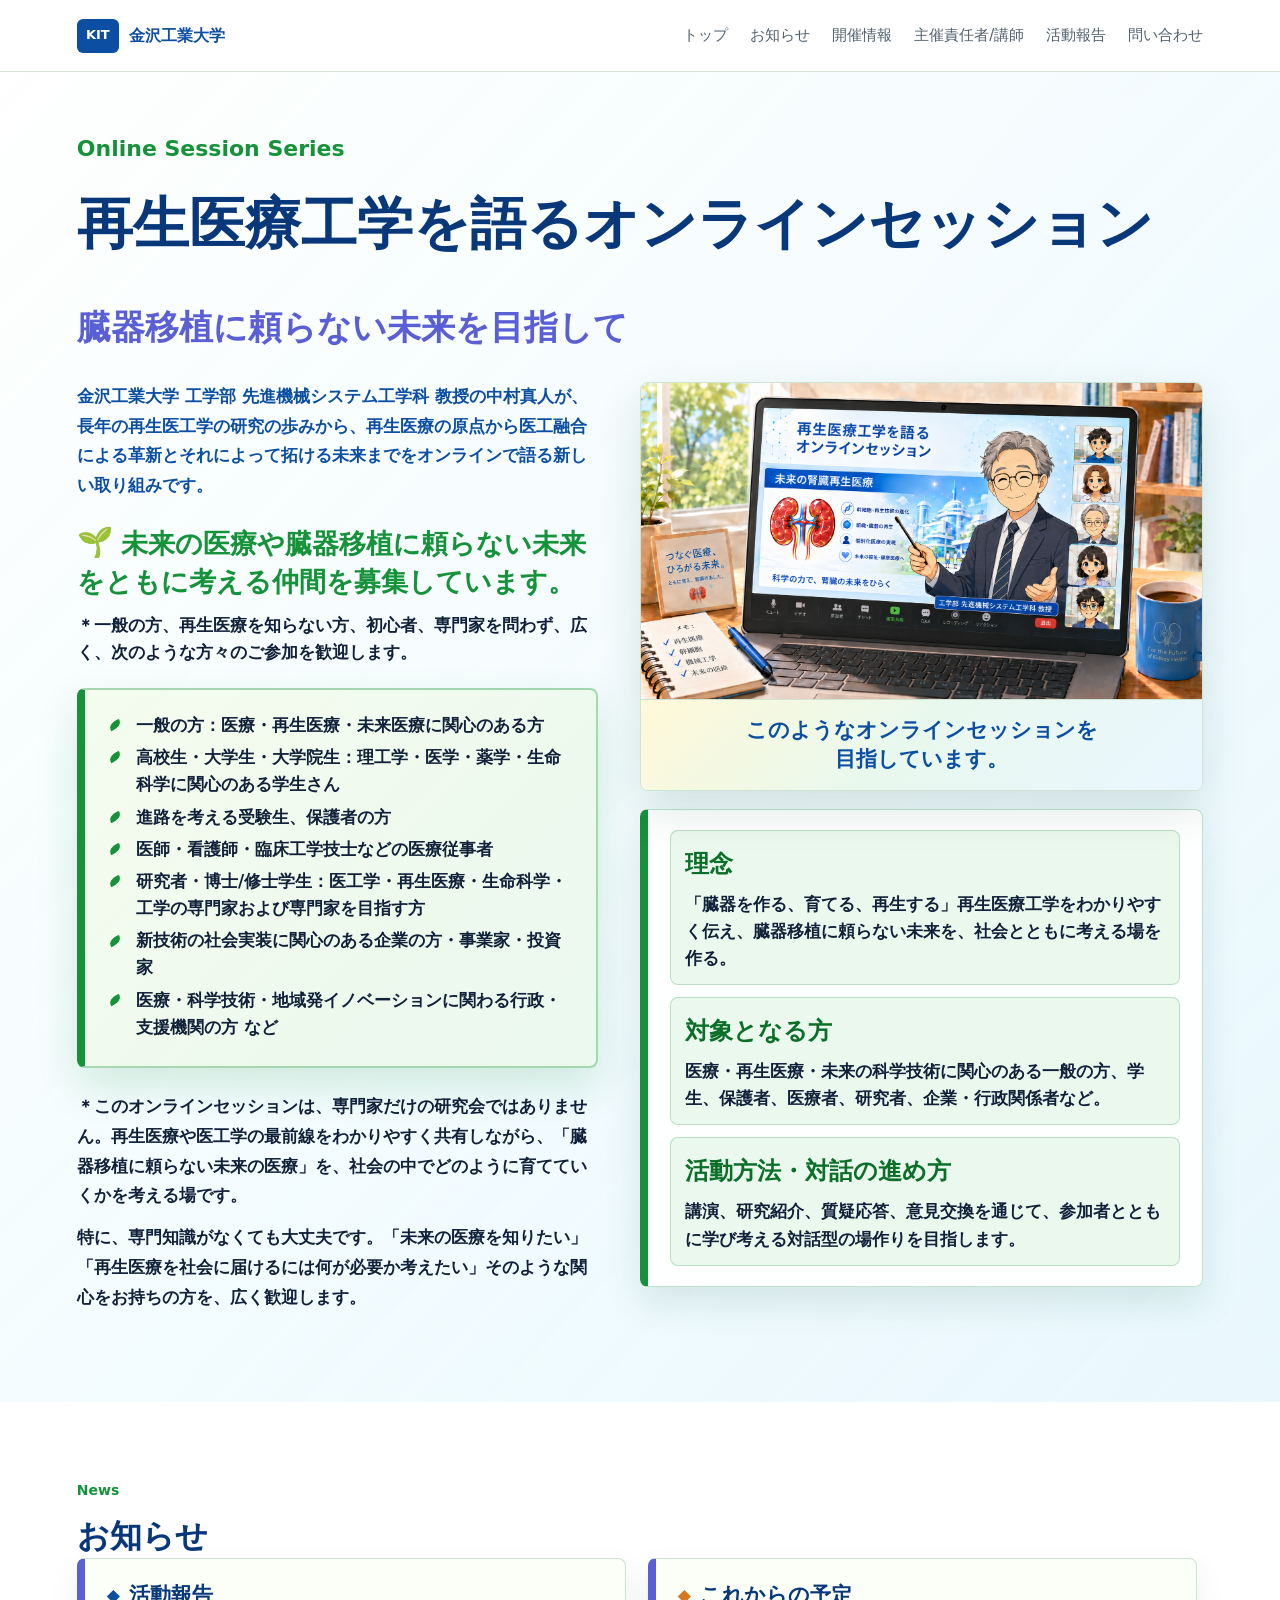
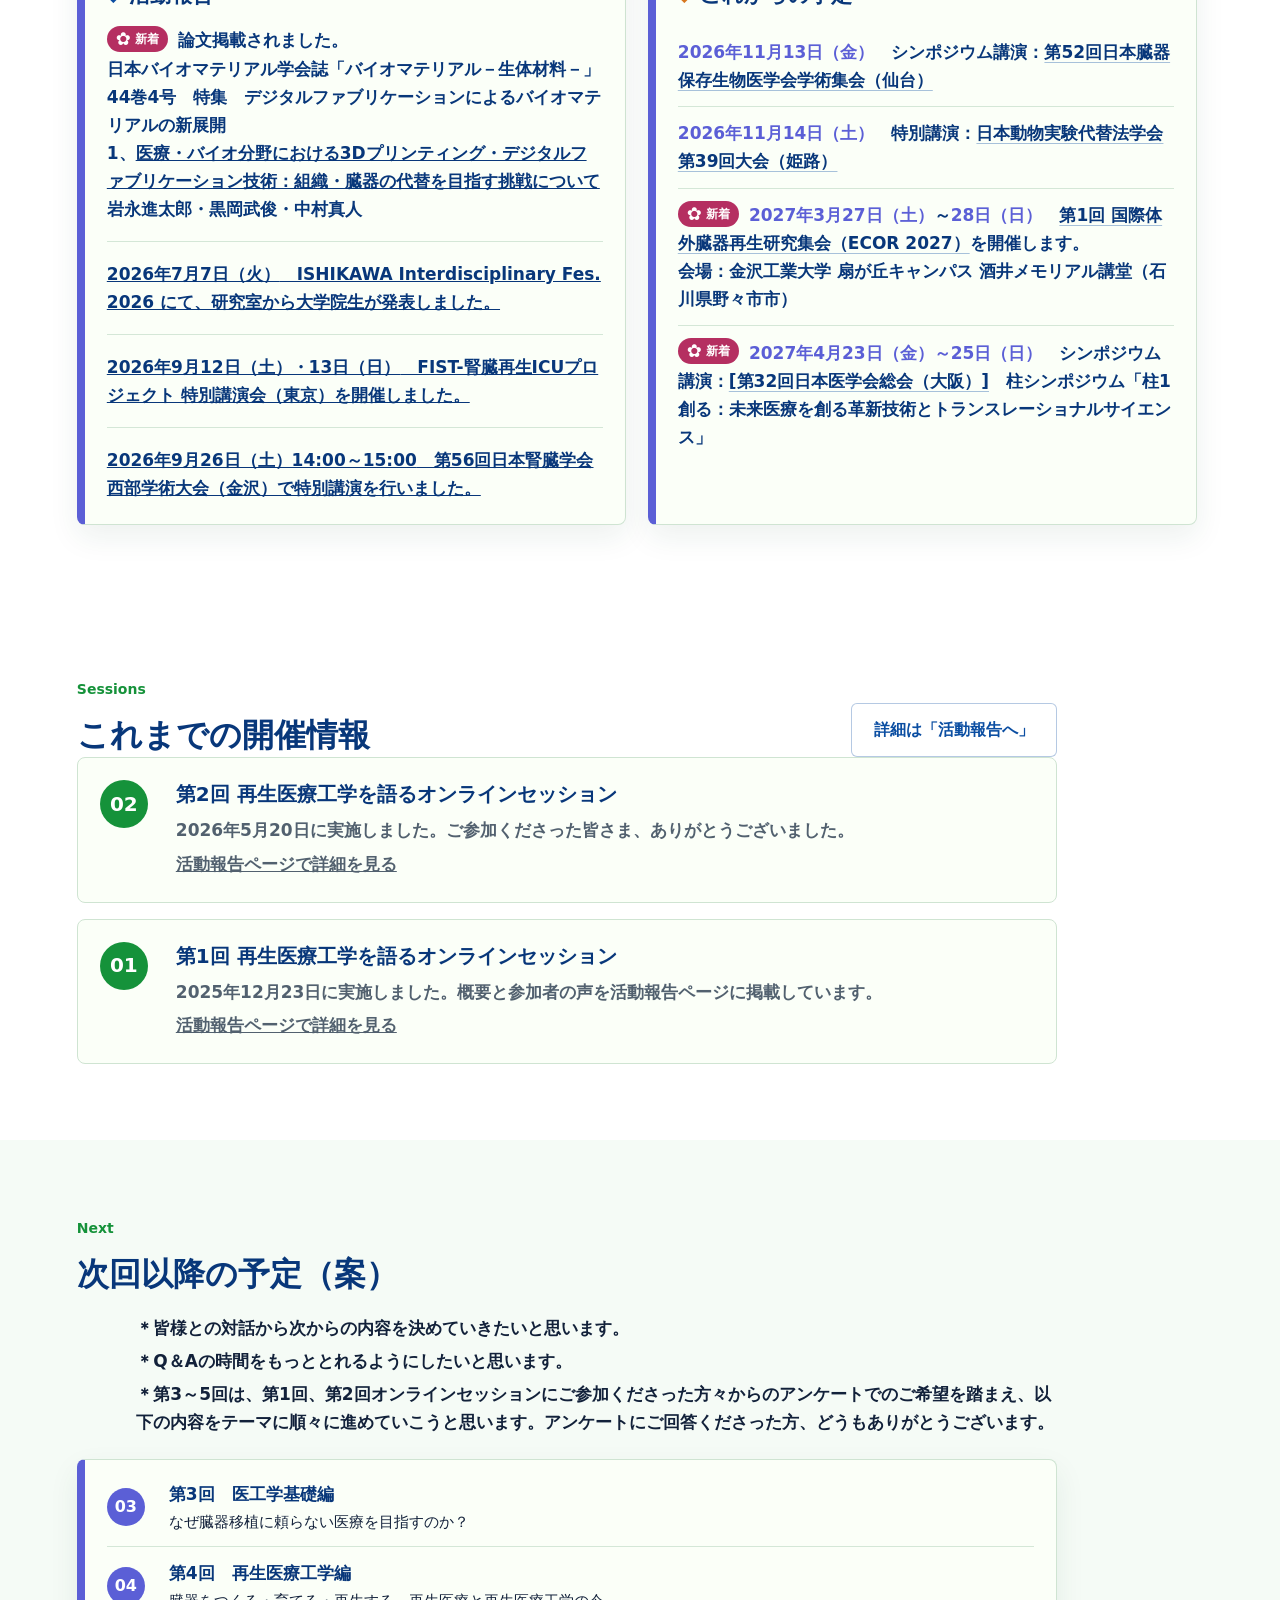
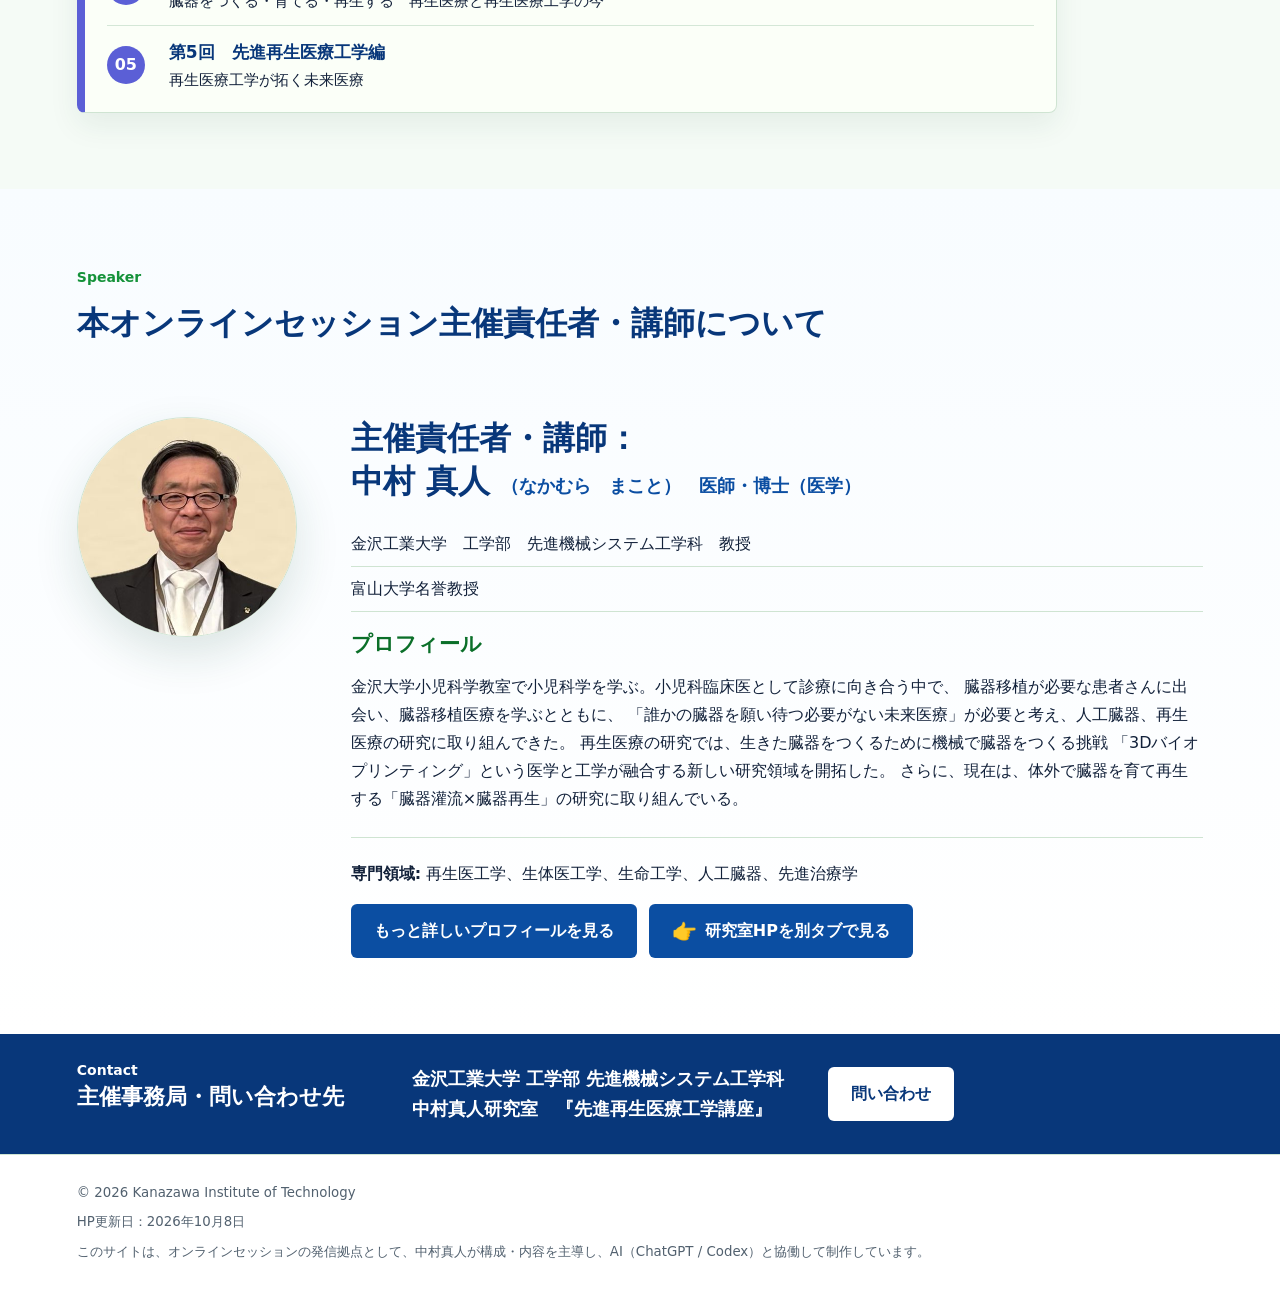
<file: index.html>
<!doctype html>
<html lang="ja">
  <head>
    <meta charset="utf-8" />
    <meta name="viewport" content="width=device-width, initial-scale=1" />
    <meta
      name="description"
      content="金沢工業大学 先進再生医療工学講座による、再生医療工学を語るオンラインセッション活動の案内ページです。"
    />
    <title>再生医療工学を語るオンラインセッション</title>
    <link rel="canonical" href="https://kitnamalab.github.io/LABSITE/" />
    <link rel="preload" href="assets/session-online-vision.png?v=20260701" as="image" />
    <link rel="stylesheet" href="styles.css" />
  </head>
  <body>
    <header class="site-header">
      <a class="brand" href="#top" aria-label="金沢工業大学 オンラインセッション">
        <span class="brand-mark">KIT</span>
        <span>金沢工業大学</span>
      </a>
      <nav class="nav" aria-label="ページ内ナビゲーション">
        <a href="#top">トップ</a>
        <a href="#news">お知らせ</a>
        <a href="#sessions">開催情報</a>
        <a href="#speaker">主催責任者/講師</a>
        <a href="report-1.html">活動報告</a>
        <a href="#contact">問い合わせ</a>
      </nav>
    </header>

    <main id="top">
      <section class="hero" aria-labelledby="hero-title">
        <p class="eyebrow">Online Session Series</p>
        <h1 id="hero-title">再生医療工学を語るオンラインセッション</h1>
        <p class="hero-subtitle">臓器移植に頼らない未来を目指して</p>
        <div class="hero-content">
          <p class="lead">金沢工業大学 工学部 先進機械システム工学科 教授の中村真人が、長年の再生医工学の研究の歩みから、再生医療の原点から医工融合による革新とそれによって拓ける未来までをオンラインで語る新しい取り組みです。</p>
          <p class="hero-invite-title"><span class="invite-sprout" aria-hidden="true">🌱</span>未来の医療や臓器移植に頼らない未来をともに考える仲間を募集しています。</p>
          <p class="hero-invite-note">＊一般の方、再生医療を知らない方、初心者、専門家を問わず、広く、次のような方々のご参加を歓迎します。</p>
          <div class="hero-message">
            <ul class="message-list">
              <li>一般の方：医療・再生医療・未来医療に関心のある方</li>
              <li>高校生・大学生・大学院生：理工学・医学・薬学・生命科学に関心のある学生さん</li>
              <li>進路を考える受験生、保護者の方</li>
              <li>医師・看護師・臨床工学技士などの医療従事者</li>
              <li>研究者・博士/修士学生：医工学・再生医療・生命科学・工学の専門家および専門家を目指す方</li>
              <li>新技術の社会実装に関心のある企業の方・事業家・投資家</li>
              <li>医療・科学技術・地域発イノベーションに関わる行政・支援機関の方 など</li>
            </ul>
          </div>
          <div class="hero-note">
            <p>
              ＊このオンラインセッションは、専門家だけの研究会ではありません。再生医療や医工学の最前線をわかりやすく共有しながら、「臓器移植に頼らない未来の医療」を、社会の中でどのように育てていくかを考える場です。
            </p>
            <p>
              特に、専門知識がなくても大丈夫です。「未来の医療を知りたい」「再生医療を社会に届けるには何が必要か考えたい」そのような関心をお持ちの方を、広く歓迎します。
            </p>
          </div>
        </div>
        <div class="hero-side">
          <figure class="poster-card">
            <img src="assets/session-online-vision.png?v=20260701" alt="再生医療工学を語るオンラインセッションのイメージ図" />
            <figcaption class="poster-message"><span>このようなオンラインセッションを</span><span>目指しています。</span></figcaption>
          </figure>
          <div class="vision-panel">
            <ul class="vision-topics">
              <li>
                <strong>理念</strong>
                <span>「臓器を作る、育てる、再生する」再生医療工学をわかりやすく伝え、臓器移植に頼らない未来を、社会とともに考える場を作る。</span>
              </li>
              <li>
                <strong>対象となる方</strong>
                <span>医療・再生医療・未来の科学技術に関心のある一般の方、学生、保護者、医療者、研究者、企業・行政関係者など。</span>
              </li>
              <li>
                <strong>活動方法・対話の進め方</strong>
                <span>講演、研究紹介、質疑応答、意見交換を通じて、参加者とともに学び考える対話型の場作りを目指します。</span>
              </li>
            </ul>
          </div>
        </div>
      </section>

      <section id="news" class="section news-section">
        <div class="section-heading section-heading-with-action">
          <div>
            <p class="section-kicker">News</p>
            <h2>お知らせ</h2>
          </div>
        </div>
        <div class="news-panels">
          <section class="news-panel" aria-labelledby="news-reports-title">
            <h3 id="news-reports-title"><span class="news-heading-mark report-mark" aria-hidden="true">◆</span>活動報告</h3>
            <div class="news-reports-list">
              <article class="news-report-item">
                <p><span class="new-badge inline flower-new-badge"><span aria-hidden="true">✿</span> 新着</span>論文掲載されました。<br />日本バイオマテリアル学会誌「バイオマテリアル－生体材料－」44巻4号　特集　デジタルファブリケーションによるバイオマテリアルの新展開<br />1、<a href="https://kokuhoken.net/jsbm/public/journal.html" target="_blank" rel="noopener">医療・バイオ分野における3Dプリンティング・デジタルファブリケーション技術：組織・臓器の代替を目指す挑戦について</a>　岩永進太郎・黒岡武俊・中村真人</p>
              </article>
              <article class="news-report-item">
                <p><a href="report-1.html#activity-ishikawa-fes"><time class="past-news-date" datetime="2026-07-07">2026年7月7日（火）</time>　ISHIKAWA Interdisciplinary Fes. 2026 にて、研究室から大学院生が発表しました。</a></p>
              </article>
              <article class="news-report-item">
                <p><a href="report-1.html#activity-fist-lecture"><time class="past-news-date" datetime="2026-09-12">2026年9月12日（土）・13日（日）</time>　FIST-腎臓再生ICUプロジェクト 特別講演会（東京）を開催しました。</a></p>
              </article>
              <article class="news-report-item">
                <p><a href="report-1.html#activity-jsnwest56"><time class="past-news-date" datetime="2026-09-26">2026年9月26日（土）14:00～15:00</time>　第56回日本腎臓学会西部学術大会（金沢）で特別講演を行いました。</a></p>
              </article>
            </div>
          </section>
          <section class="news-panel" aria-labelledby="news-upcoming-title">
            <h3 id="news-upcoming-title"><span class="news-heading-mark upcoming-mark" aria-hidden="true">◆</span>これからの予定</h3>
            <ul class="news-list">
              <li>
                <span><time datetime="2026-11-13">2026年11月13日（金）</time>　シンポジウム講演：<a href="https://www.tohoku-kyoritz.jp/52jsopb/index.html" target="_blank" rel="noopener">第52回日本臓器保存生物医学会学術集会（仙台）</a></span>
              </li>
              <li>
                <span><time datetime="2026-11-14">2026年11月14日（土）</time>　特別講演：<a href="https://jsaae39.secand.net/" target="_blank" rel="noopener">日本動物実験代替法学会 第39回大会（姫路）</a></span>
              </li>
              <li>
                <span><span class="new-badge inline flower-new-badge"><span aria-hidden="true">✿</span> 新着</span><time datetime="2027-03-27">2027年3月27日（土）</time>～<time datetime="2027-03-28">28日（日）</time>　<a href="https://kitnakamulab.github.io/ECOR-2027/" target="_blank" rel="noopener">第1回 国際体外臓器再生研究集会（ECOR 2027）</a>を開催します。<br />会場：金沢工業大学 扇が丘キャンパス 酒井メモリアル講堂（石川県野々市市）</span>
              </li>
              <li>
                <span><span class="new-badge inline flower-new-badge"><span aria-hidden="true">✿</span> 新着</span><time datetime="2027-04-23">2027年4月23日（金）～25日（日）</time>　シンポジウム講演：<a href="https://isoukai2027.jp/index.html" target="_blank" rel="noopener">[第32回日本医学会総会（大阪）]</a>　柱シンポジウム「柱1 創る：未来医療を創る革新技術とトランスレーショナルサイエンス」</span>
              </li>
            </ul>
          </section>
        </div>
      </section>

      <section id="sessions" class="section program-section">
        <div class="section-heading section-heading-with-action">
          <div>
            <p class="section-kicker">Sessions</p>
            <h2>これまでの開催情報</h2>
          </div>
          <a class="button secondary section-action-button" href="report-1.html">詳細は「活動報告へ」</a>
        </div>
        <div class="program-list">
          <article class="program-item">
            <span>02</span>
            <div>
              <h3>第2回 再生医療工学を語るオンラインセッション</h3>
              <p>2026年5月20日に実施しました。ご参加くださった皆さま、ありがとうございました。</p>
              <p><a href="report-1.html#report-2">活動報告ページで詳細を見る</a></p>
            </div>
          </article>
          <article class="program-item">
            <span>01</span>
            <div>
              <h3>第1回 再生医療工学を語るオンラインセッション</h3>
              <p>2025年12月23日に実施しました。概要と参加者の声を活動報告ページに掲載しています。</p>
              <p><a href="report-1.html#report-1">活動報告ページで詳細を見る</a></p>
            </div>
          </article>
        </div>
      </section>

      <section class="section upcoming-section">
        <div class="section-heading upcoming-heading">
          <p class="section-kicker">Next</p>
          <h2>次回以降の予定（案）</h2>
          <ul class="section-notes">
            <li>皆様との対話から次からの内容を決めていきたいと思います。</li>
            <li>Q＆Aの時間をもっととれるようにしたいと思います。</li>
            <li>第3～5回は、第1回、第2回オンラインセッションにご参加くださった方々からのアンケートでのご希望を踏まえ、以下の内容をテーマに順々に進めていこうと思います。アンケートにご回答くださった方、どうもありがとうございます。</li>
          </ul>
        </div>
        <ul class="upcoming-list">
          <li><span class="upcoming-number">03</span><div><strong>第3回　医工学基礎編</strong><span class="upcoming-detail">なぜ臓器移植に頼らない医療を目指すのか？</span></div></li>
          <li><span class="upcoming-number">04</span><div><strong>第4回　再生医療工学編</strong><span class="upcoming-detail">臓器をつくる・育てる・再生する　再生医療と再生医療工学の今</span></div></li>
          <li><span class="upcoming-number">05</span><div><strong>第5回　先進再生医療工学編</strong><span class="upcoming-detail">再生医療工学が拓く未来医療</span></div></li>
        </ul>
      </section>

      <section id="speaker" class="section speaker-section">
        <div class="section-heading speaker-section-heading">
          <p class="section-kicker">Speaker</p>
          <h2>本オンラインセッション主催責任者・講師について</h2>
        </div>
        <div class="speaker-photo">
          <img src="assets/speaker-nakamura.jpg" alt="中村真人先生の写真" />
        </div>
        <div class="speaker-copy">
          <h2>主催責任者・講師：<br />中村 真人 <small>（なかむら　まこと）　医師・博士（医学）</small></h2>
          <ul class="plain-list">
            <li>金沢工業大学　工学部　先進機械システム工学科　教授</li>
            <li>富山大学名誉教授</li>
          </ul>
          <h3>プロフィール</h3>
          <p>
            金沢大学小児科学教室で小児科学を学ぶ。小児科臨床医として診療に向き合う中で、
            臓器移植が必要な患者さんに出会い、臓器移植医療を学ぶとともに、
            「誰かの臓器を願い待つ必要がない未来医療」が必要と考え、人工臓器、再生医療の研究に取り組んできた。
            再生医療の研究では、生きた臓器をつくるために機械で臓器をつくる挑戦
            「3Dバイオプリンティング」という医学と工学が融合する新しい研究領域を開拓した。
            さらに、現在は、体外で臓器を育て再生する「臓器灌流×臓器再生」の研究に取り組んでいる。
          </p>
          <div class="speaker-extra">
            <p><strong>専門領域:</strong> 再生医工学、生体医工学、生命工学、人工臓器、先進治療学</p>
            <div class="speaker-links">
              <a class="button profile-button" href="speaker-profile.html">もっと詳しいプロフィールを見る</a>
              <a class="button lab-button" href="https://kitnet.jp/laboratories/labo0247/index.html" target="_blank" rel="noopener">
                <span aria-hidden="true">👉</span>
                研究室HPを別タブで見る
              </a>
            </div>
          </div>
        </div>
      </section>

      <section id="contact" class="section contact-section">
        <div>
          <p class="section-kicker">Contact</p>
          <h2>主催事務局・問い合わせ先</h2>
        </div>
        <div>
          <p class="contact-office">金沢工業大学 工学部 先進機械システム工学科<br />中村真人研究室　『先進再生医療工学講座』</p>
          <a class="button contact-button" href="mailto:kitnakalab@gmail.com?subject=%E3%82%AA%E3%83%B3%E3%83%A9%E3%82%A4%E3%83%B3%E3%82%BB%E3%83%83%E3%82%B7%E3%83%A7%E3%83%B3%E3%81%AE%E5%95%8F%E3%81%84%E5%90%88%E3%82%8F%E3%81%9B">問い合わせ</a>
        </div>
      </section>
    </main>

    <footer class="site-footer">
      <small>&copy; 2026 Kanazawa Institute of Technology</small>
      <small>HP更新日：2026年10月8日</small>
      <small>このサイトは、オンラインセッションの発信拠点として、中村真人が構成・内容を主導し、AI（ChatGPT / Codex）と協働して制作しています。</small>
    </footer>
  </body>
</html>
</file>
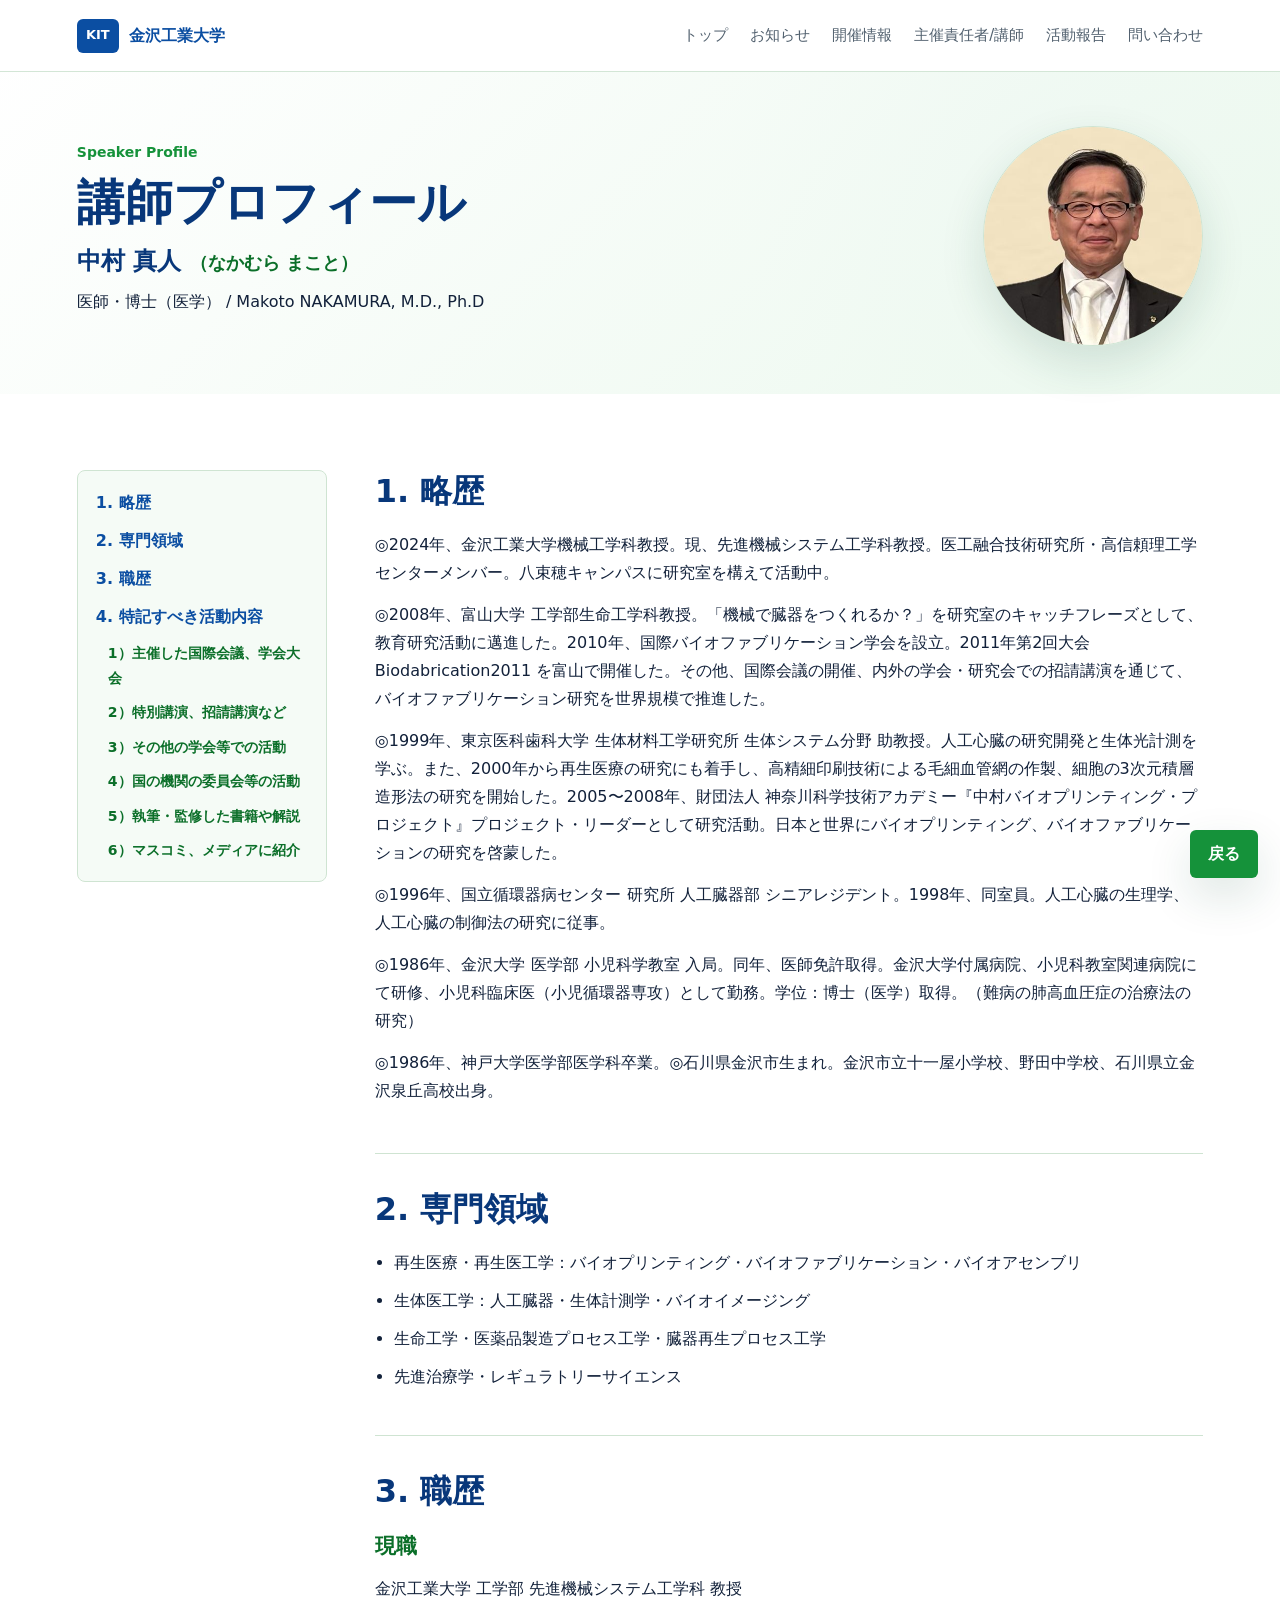
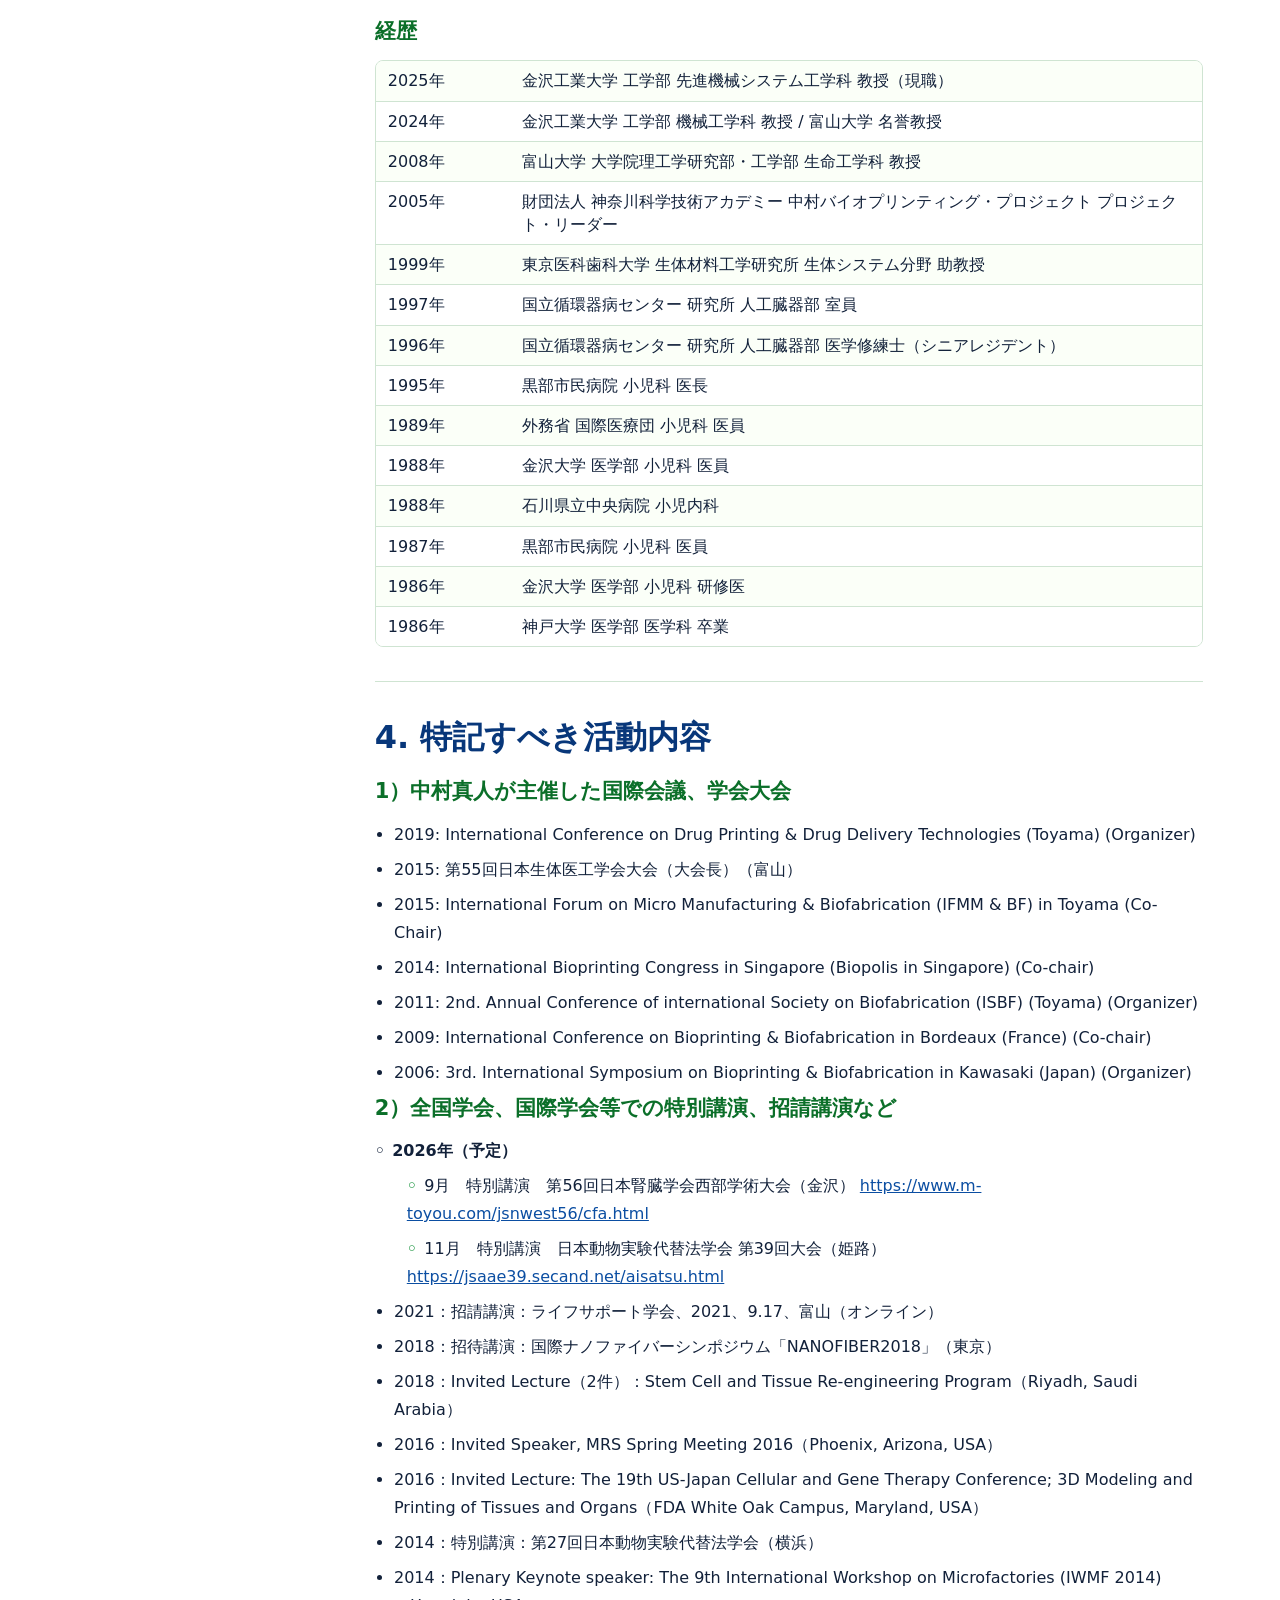
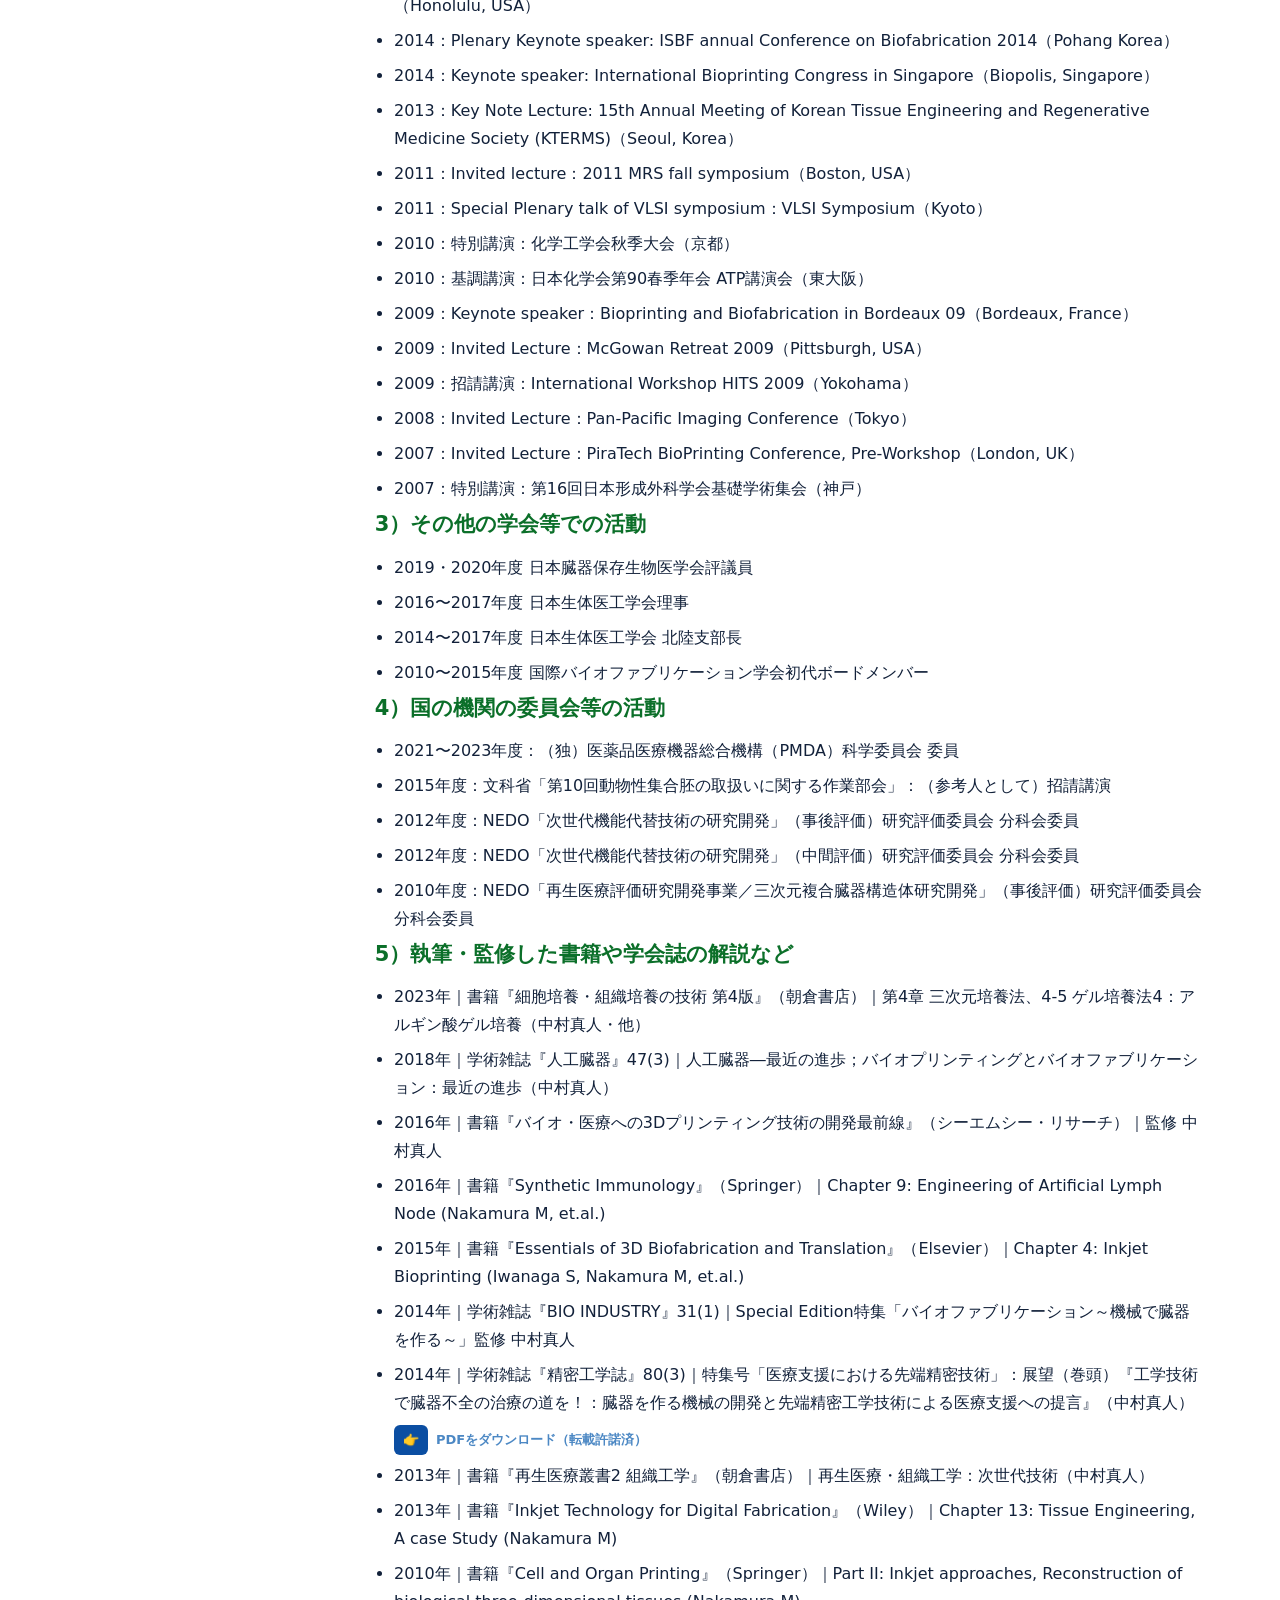
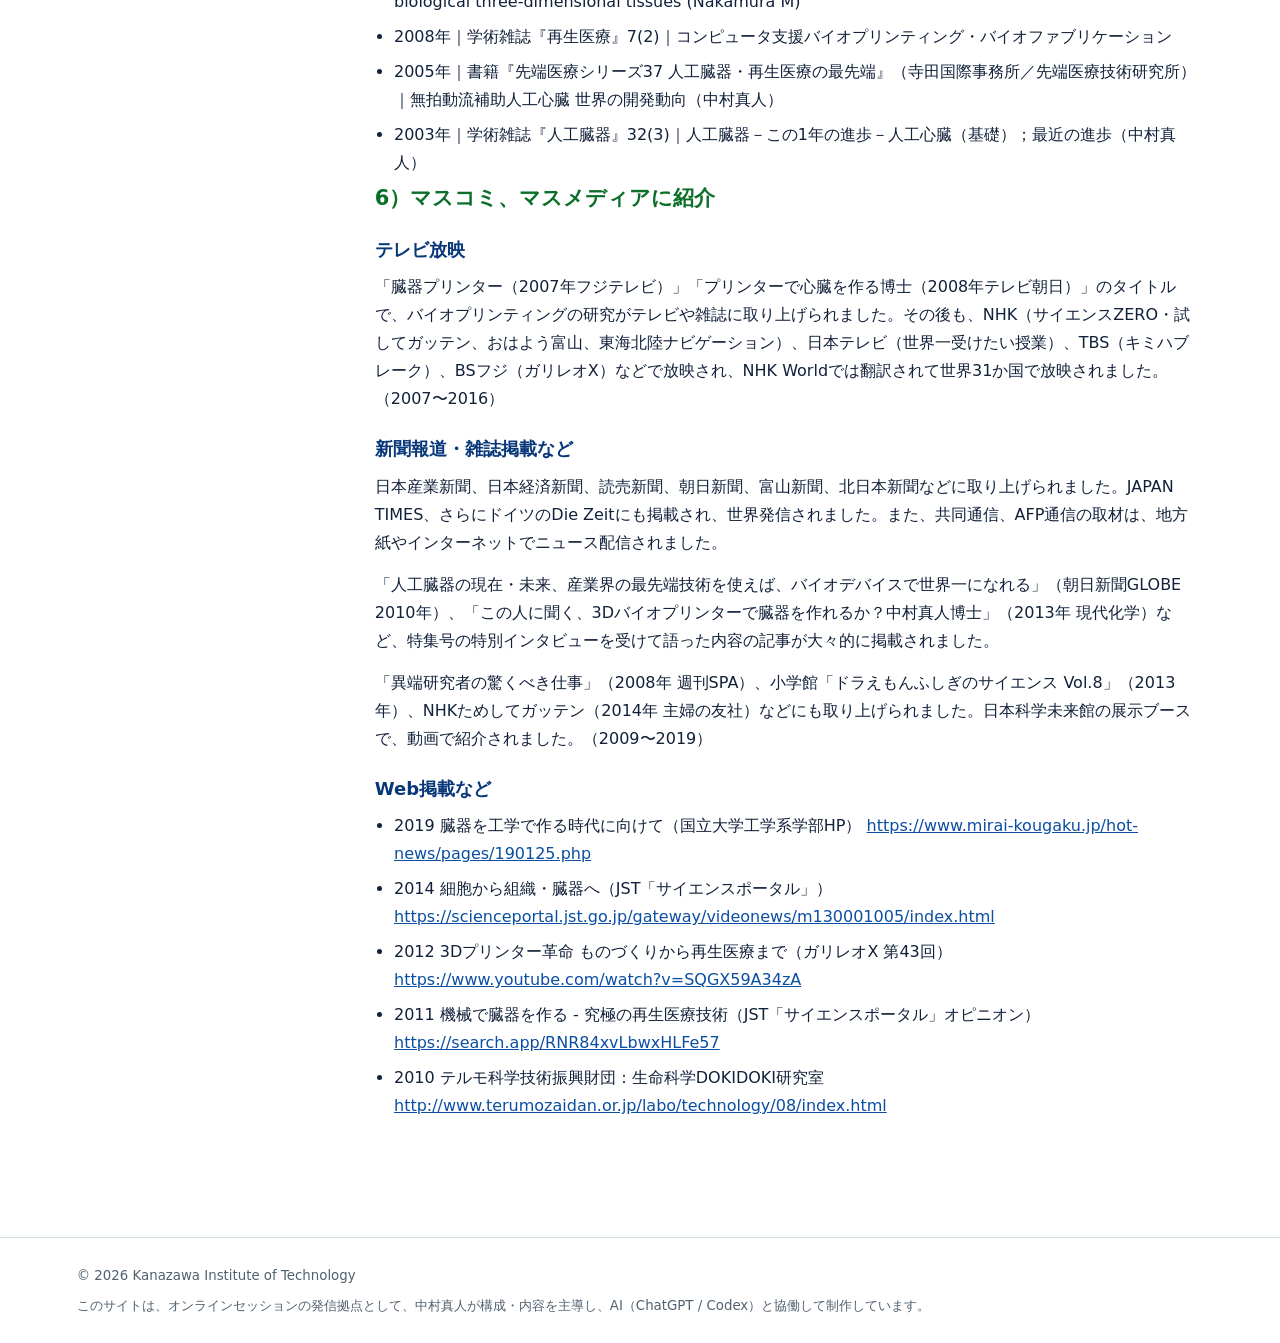
<file: speaker-profile.html>
<!doctype html>
<html lang="ja">
  <head>
    <meta charset="utf-8" />
    <meta name="viewport" content="width=device-width, initial-scale=1" />
    <meta
      name="description"
      content="中村真人先生の講師プロフィール、略歴、専門領域、職歴、主な活動内容を掲載しています。"
    />
    <title>講師プロフィール | 中村真人</title>
    <link rel="canonical" href="https://kitnamalab.github.io/LABSITE/speaker-profile.html" />
    <link rel="stylesheet" href="styles.css" />
  </head>
  <body>
    <header class="site-header">
      <a class="brand" href="index.html#top" aria-label="金沢工業大学 オンラインセッション">
        <span class="brand-mark">KIT</span>
        <span>金沢工業大学</span>
      </a>
      <nav class="nav" aria-label="ページナビゲーション">
        <a href="index.html#top">トップ</a>
        <a href="index.html#news">お知らせ</a>
        <a href="index.html#sessions">開催情報</a>
        <a href="index.html#speaker">主催責任者/講師</a>
        <a href="report-1.html">活動報告</a>
        <a href="index.html#contact">問い合わせ</a>
      </nav>
    </header>

    <main>
      <a class="back-button" href="index.html#speaker">戻る</a>

      <section class="profile-hero">
        <div>
          <p class="eyebrow">Speaker Profile</p>
          <h1>講師プロフィール</h1>
          <p class="profile-name">中村 真人 <span>（なかむら まこと）</span></p>
          <p>医師・博士（医学） / Makoto NAKAMURA, M.D., Ph.D</p>
        </div>
        <img src="assets/speaker-nakamura.jpg" alt="中村真人先生の写真" />
      </section>

      <section class="section profile-page">
        <aside class="profile-toc" aria-label="プロフィール目次">
          <a href="#bio">1. 略歴</a>
          <a href="#fields">2. 専門領域</a>
          <a href="#career">3. 職歴</a>
          <a href="#activities">4. 特記すべき活動内容</a>
          <a class="toc-sub" href="#hosted-events">1）主催した国際会議、学会大会</a>
          <a class="toc-sub" href="#invited-talks">2）特別講演、招請講演など</a>
          <a class="toc-sub" href="#society-activities">3）その他の学会等での活動</a>
          <a class="toc-sub" href="#public-activities">4）国の機関の委員会等の活動</a>
          <a class="toc-sub" href="#publications">5）執筆・監修した書籍や解説</a>
          <a class="toc-sub" href="#media">6）マスコミ、メディアに紹介</a>
        </aside>

        <div class="profile-content">
          <section id="bio" class="profile-block">
            <h2>1. 略歴</h2>
            <p>◎2024年、金沢工業大学機械工学科教授。現、先進機械システム工学科教授。医工融合技術研究所・高信頼理工学センターメンバー。八束穂キャンパスに研究室を構えて活動中。</p>
            <p>◎2008年、富山大学 工学部生命工学科教授。「機械で臓器をつくれるか？」を研究室のキャッチフレーズとして、教育研究活動に邁進した。2010年、国際バイオファブリケーション学会を設立。2011年第2回大会Biodabrication2011 を富山で開催した。その他、国際会議の開催、内外の学会・研究会での招請講演を通じて、バイオファブリケーション研究を世界規模で推進した。</p>
            <p>◎1999年、東京医科歯科大学 生体材料工学研究所 生体システム分野 助教授。人工心臓の研究開発と生体光計測を学ぶ。また、2000年から再生医療の研究にも着手し、高精細印刷技術による毛細血管網の作製、細胞の3次元積層造形法の研究を開始した。2005〜2008年、財団法人 神奈川科学技術アカデミー『中村バイオプリンティング・プロジェクト』プロジェクト・リーダーとして研究活動。日本と世界にバイオプリンティング、バイオファブリケーションの研究を啓蒙した。</p>
            <p>◎1996年、国立循環器病センター 研究所 人工臓器部 シニアレジデント。1998年、同室員。人工心臓の生理学、人工心臓の制御法の研究に従事。</p>
            <p>◎1986年、金沢大学 医学部 小児科学教室 入局。同年、医師免許取得。金沢大学付属病院、小児科教室関連病院にて研修、小児科臨床医（小児循環器専攻）として勤務。学位：博士（医学）取得。（難病の肺高血圧症の治療法の研究）</p>
            <p>◎1986年、神戸大学医学部医学科卒業。◎石川県金沢市生まれ。金沢市立十一屋小学校、野田中学校、石川県立金沢泉丘高校出身。</p>
          </section>

          <section id="fields" class="profile-block">
            <h2>2. 専門領域</h2>
            <ul class="profile-list">
              <li>再生医療・再生医工学：バイオプリンティング・バイオファブリケーション・バイオアセンブリ</li>
              <li>生体医工学：人工臓器・生体計測学・バイオイメージング</li>
              <li>生命工学・医薬品製造プロセス工学・臓器再生プロセス工学</li>
              <li>先進治療学・レギュラトリーサイエンス</li>
            </ul>
          </section>

          <section id="career" class="profile-block">
            <h2>3. 職歴</h2>
            <h3>現職</h3>
            <p>金沢工業大学 工学部 先進機械システム工学科 教授</p>
            <h3>経歴</h3>
            <dl class="career-list">
              <div><dt>2025年</dt><dd>金沢工業大学 工学部 先進機械システム工学科 教授（現職）</dd></div>
              <div><dt>2024年</dt><dd>金沢工業大学 工学部 機械工学科 教授 / 富山大学 名誉教授</dd></div>
              <div><dt>2008年</dt><dd>富山大学 大学院理工学研究部・工学部 生命工学科 教授</dd></div>
              <div><dt>2005年</dt><dd>財団法人 神奈川科学技術アカデミー 中村バイオプリンティング・プロジェクト プロジェクト・リーダー</dd></div>
              <div><dt>1999年</dt><dd>東京医科歯科大学 生体材料工学研究所 生体システム分野 助教授</dd></div>
              <div><dt>1997年</dt><dd>国立循環器病センター 研究所 人工臓器部 室員</dd></div>
              <div><dt>1996年</dt><dd>国立循環器病センター 研究所 人工臓器部 医学修練士（シニアレジデント）</dd></div>
              <div><dt>1995年</dt><dd>黒部市民病院 小児科 医長</dd></div>
              <div><dt>1989年</dt><dd>外務省 国際医療団 小児科 医員</dd></div>
              <div><dt>1988年</dt><dd>金沢大学 医学部 小児科 医員</dd></div>
              <div><dt>1988年</dt><dd>石川県立中央病院 小児内科</dd></div>
              <div><dt>1987年</dt><dd>黒部市民病院 小児科 医員</dd></div>
              <div><dt>1986年</dt><dd>金沢大学 医学部 小児科 研修医</dd></div>
              <div><dt>1986年</dt><dd>神戸大学 医学部 医学科 卒業</dd></div>
            </dl>
          </section>

          <section id="activities" class="profile-block">
            <h2>4. 特記すべき活動内容</h2>

            <h3 id="hosted-events">1）中村真人が主催した国際会議、学会大会</h3>
            <ul class="profile-list compact">
              <li>2019: International Conference on Drug Printing & Drug Delivery Technologies (Toyama) (Organizer)</li>
              <li>2015: 第55回日本生体医工学会大会（大会長）（富山）</li>
              <li>2015: International Forum on Micro Manufacturing & Biofabrication (IFMM & BF) in Toyama (Co-Chair)</li>
              <li>2014: International Bioprinting Congress in Singapore (Biopolis in Singapore) (Co-chair)</li>
              <li>2011: 2nd. Annual Conference of international Society on Biofabrication (ISBF) (Toyama) (Organizer)</li>
              <li>2009: International Conference on Bioprinting & Biofabrication in Bordeaux (France) (Co-chair)</li>
              <li>2006: 3rd. International Symposium on Bioprinting & Biofabrication in Kawasaki (Japan) (Organizer)</li>
            </ul>

            <h3 id="invited-talks">2）全国学会、国際学会等での特別講演、招請講演など</h3>
            <ul class="profile-list compact">
              <li class="planned-year">2026年（予定）</li>
              <li class="planned-item">9月　特別講演　第56回日本腎臓学会西部学術大会（金沢） <a href="https://www.m-toyou.com/jsnwest56/cfa.html" target="_blank" rel="noopener">https://www.m-toyou.com/jsnwest56/cfa.html</a></li>
              <li class="planned-item">11月　特別講演　日本動物実験代替法学会 第39回大会（姫路） <a href="https://jsaae39.secand.net/aisatsu.html" target="_blank" rel="noopener">https://jsaae39.secand.net/aisatsu.html</a></li>
              <li>2021：招請講演：ライフサポート学会、2021、9.17、富山（オンライン）</li>
              <li>2018：招待講演：国際ナノファイバーシンポジウム「NANOFIBER2018」（東京）</li>
              <li>2018：Invited Lecture（2件）：Stem Cell and Tissue Re-engineering Program（Riyadh, Saudi Arabia）</li>
              <li>2016：Invited Speaker, MRS Spring Meeting 2016（Phoenix, Arizona, USA）</li>
              <li>2016：Invited Lecture: The 19th US-Japan Cellular and Gene Therapy Conference; 3D Modeling and Printing of Tissues and Organs（FDA White Oak Campus, Maryland, USA）</li>
              <li>2014：特別講演：第27回日本動物実験代替法学会（横浜）</li>
              <li>2014：Plenary Keynote speaker: The 9th International Workshop on Microfactories (IWMF 2014)（Honolulu, USA）</li>
              <li>2014：Plenary Keynote speaker: ISBF annual Conference on Biofabrication 2014（Pohang Korea）</li>
              <li>2014：Keynote speaker: International Bioprinting Congress in Singapore（Biopolis, Singapore）</li>
              <li>2013：Key Note Lecture: 15th Annual Meeting of Korean Tissue Engineering and Regenerative Medicine Society (KTERMS)（Seoul, Korea）</li>
              <li>2011：Invited lecture：2011 MRS fall symposium（Boston, USA）</li>
              <li>2011：Special Plenary talk of VLSI symposium：VLSI Symposium（Kyoto）</li>
              <li>2010：特別講演：化学工学会秋季大会（京都）</li>
              <li>2010：基調講演：日本化学会第90春季年会 ATP講演会（東大阪）</li>
              <li>2009：Keynote speaker：Bioprinting and Biofabrication in Bordeaux 09（Bordeaux, France）</li>
              <li>2009：Invited Lecture：McGowan Retreat 2009（Pittsburgh, USA）</li>
              <li>2009：招請講演：International Workshop HITS 2009（Yokohama）</li>
              <li>2008：Invited Lecture：Pan-Pacific Imaging Conference（Tokyo）</li>
              <li>2007：Invited Lecture：PiraTech BioPrinting Conference, Pre-Workshop（London, UK）</li>
              <li>2007：特別講演：第16回日本形成外科学会基礎学術集会（神戸）</li>
            </ul>

            <h3 id="society-activities">3）その他の学会等での活動</h3>
            <ul class="profile-list compact">
              <li>2019・2020年度 日本臓器保存生物医学会評議員</li>
              <li>2016〜2017年度 日本生体医工学会理事</li>
              <li>2014〜2017年度 日本生体医工学会 北陸支部長</li>
              <li>2010〜2015年度 国際バイオファブリケーション学会初代ボードメンバー</li>
            </ul>

            <h3 id="public-activities">4）国の機関の委員会等の活動</h3>
            <ul class="profile-list compact">
              <li>2021〜2023年度：（独）医薬品医療機器総合機構（PMDA）科学委員会 委員</li>
              <li>2015年度：文科省「第10回動物性集合胚の取扱いに関する作業部会」：（参考人として）招請講演</li>
              <li>2012年度：NEDO「次世代機能代替技術の研究開発」（事後評価）研究評価委員会 分科会委員</li>
              <li>2012年度：NEDO「次世代機能代替技術の研究開発」（中間評価）研究評価委員会 分科会委員</li>
              <li>2010年度：NEDO「再生医療評価研究開発事業／三次元複合臓器構造体研究開発」（事後評価）研究評価委員会 分科会委員</li>
            </ul>

            <h3 id="publications">5）執筆・監修した書籍や学会誌の解説など</h3>
            <ul class="profile-list compact">
              <li>2023年｜書籍『細胞培養・組織培養の技術 第4版』（朝倉書店）｜第4章 三次元培養法、4-5 ゲル培養法4：アルギン酸ゲル培養（中村真人・他）</li>
              <li>2018年｜学術雑誌『人工臓器』47(3)｜人工臓器―最近の進歩；バイオプリンティングとバイオファブリケーション：最近の進歩（中村真人）</li>
              <li>2016年｜書籍『バイオ・医療への3Dプリンティング技術の開発最前線』（シーエムシー・リサーチ）｜監修 中村真人</li>
              <li>2016年｜書籍『Synthetic Immunology』（Springer）｜Chapter 9: Engineering of Artificial Lymph Node (Nakamura M, et.al.)</li>
              <li>2015年｜書籍『Essentials of 3D Biofabrication and Translation』（Elsevier）｜Chapter 4: Inkjet Bioprinting (Iwanaga S, Nakamura M, et.al.)</li>
              <li>2014年｜学術雑誌『BIO INDUSTRY』31(1)｜Special Edition特集「バイオファブリケーション～機械で臓器を作る～」監修 中村真人</li>
              <li>
                2014年｜学術雑誌『精密工学誌』80(3)｜特集号「医療支援における先端精密技術」：展望（巻頭）『工学技術で臓器不全の治療の道を！：臓器を作る機械の開発と先端精密工学技術による医療支援への提言』（中村真人）
                <span class="pdf-download-inline">
                  <a class="pdf-icon-button" href="assets/2014-precision-engineering-review.pdf" download aria-label="PDFをダウンロード">
                    <span aria-hidden="true">👉</span>
                  </a>
                  <span>PDFをダウンロード（転載許諾済）</span>
                </span>
              </li>
              <li>2013年｜書籍『再生医療叢書2 組織工学』（朝倉書店）｜再生医療・組織工学：次世代技術（中村真人）</li>
              <li>2013年｜書籍『Inkjet Technology for Digital Fabrication』（Wiley）｜Chapter 13: Tissue Engineering, A case Study (Nakamura M)</li>
              <li>2010年｜書籍『Cell and Organ Printing』（Springer）｜Part II: Inkjet approaches, Reconstruction of biological three-dimensional tissues (Nakamura M)</li>
              <li>2008年｜学術雑誌『再生医療』7(2)｜コンピュータ支援バイオプリンティング・バイオファブリケーション</li>
              <li>2005年｜書籍『先端医療シリーズ37 人工臓器・再生医療の最先端』（寺田国際事務所／先端医療技術研究所）｜無拍動流補助人工心臓 世界の開発動向（中村真人）</li>
              <li>2003年｜学術雑誌『人工臓器』32(3)｜人工臓器－この1年の進歩－人工心臓（基礎）；最近の進歩（中村真人）</li>
            </ul>

            <h3 id="media">6）マスコミ、マスメディアに紹介</h3>
            <h4>テレビ放映</h4>
            <p>「臓器プリンター（2007年フジテレビ）」「プリンターで心臓を作る博士（2008年テレビ朝日）」のタイトルで、バイオプリンティングの研究がテレビや雑誌に取り上げられました。その後も、NHK（サイエンスZERO・試してガッテン、おはよう富山、東海北陸ナビゲーション）、日本テレビ（世界一受けたい授業）、TBS（キミハブレーク）、BSフジ（ガリレオX）などで放映され、NHK Worldでは翻訳されて世界31か国で放映されました。（2007〜2016）</p>
            <h4>新聞報道・雑誌掲載など</h4>
            <p>日本産業新聞、日本経済新聞、読売新聞、朝日新聞、富山新聞、北日本新聞などに取り上げられました。JAPAN TIMES、さらにドイツのDie Zeitにも掲載され、世界発信されました。また、共同通信、AFP通信の取材は、地方紙やインターネットでニュース配信されました。</p>
            <p>「人工臓器の現在・未来、産業界の最先端技術を使えば、バイオデバイスで世界一になれる」（朝日新聞GLOBE 2010年）、「この人に聞く、3Dバイオプリンターで臓器を作れるか？中村真人博士」（2013年 現代化学）など、特集号の特別インタビューを受けて語った内容の記事が大々的に掲載されました。</p>
            <p>「異端研究者の驚くべき仕事」（2008年 週刊SPA）、小学館「ドラえもんふしぎのサイエンス Vol.8」（2013年）、NHKためしてガッテン（2014年 主婦の友社）などにも取り上げられました。日本科学未来館の展示ブースで、動画で紹介されました。（2009〜2019）</p>
            <h4>Web掲載など</h4>
            <ul class="profile-list compact">
              <li>2019 臓器を工学で作る時代に向けて（国立大学工学系学部HP） <a href="https://www.mirai-kougaku.jp/hot-news/pages/190125.php" target="_blank" rel="noopener">https://www.mirai-kougaku.jp/hot-news/pages/190125.php</a></li>
              <li>2014 細胞から組織・臓器へ（JST「サイエンスポータル」） <a href="https://scienceportal.jst.go.jp/gateway/videonews/m130001005/index.html" target="_blank" rel="noopener">https://scienceportal.jst.go.jp/gateway/videonews/m130001005/index.html</a></li>
              <li>2012 3Dプリンター革命 ものづくりから再生医療まで（ガリレオX 第43回） <a href="https://www.youtube.com/watch?v=SQGX59A34zA" target="_blank" rel="noopener">https://www.youtube.com/watch?v=SQGX59A34zA</a></li>
              <li>2011 機械で臓器を作る - 究極の再生医療技術（JST「サイエンスポータル」オピニオン） <a href="https://search.app/RNR84xvLbwxHLFe57" target="_blank" rel="noopener">https://search.app/RNR84xvLbwxHLFe57</a></li>
              <li>2010 テルモ科学技術振興財団：生命科学DOKIDOKI研究室 <a href="http://www.terumozaidan.or.jp/labo/technology/08/index.html" target="_blank" rel="noopener">http://www.terumozaidan.or.jp/labo/technology/08/index.html</a></li>
            </ul>
          </section>
        </div>
      </section>
    </main>

    <footer class="site-footer">
      <small>&copy; 2026 Kanazawa Institute of Technology</small>
      <small>このサイトは、オンラインセッションの発信拠点として、中村真人が構成・内容を主導し、AI（ChatGPT / Codex）と協働して制作しています。</small>
    </footer>
  </body>
</html>
</file>
<file: styles.css>
:root {
  --ink: #12213a;
  --muted: #52616f;
  --line: #cfe4d2;
  --paper: #f5fbf6;
  --white: #ffffff;
  --blue: #0b4ea2;
  --blue-dark: #08377a;
  --green: #15923a;
  --green-dark: #0b6f29;
  --soft-green: #eaf8ed;
  --yellow: #f3d65b;
  --shadow: 0 18px 45px rgba(20, 80, 54, 0.14);
}

* {
  box-sizing: border-box;
}

html {
  scroll-behavior: smooth;
}

body {
  margin: 0;
  color: var(--ink);
  font-family:
    "Yu Gothic", "Hiragino Kaku Gothic ProN", Meiryo, system-ui, sans-serif;
  line-height: 1.75;
  background: var(--paper);
}

a {
  color: inherit;
}

img {
  display: block;
  max-width: 100%;
}

.site-header {
  position: sticky;
  top: 0;
  z-index: 10;
  display: flex;
  align-items: center;
  justify-content: space-between;
  gap: 24px;
  min-height: 72px;
  padding: 0 6vw;
  background: rgba(255, 255, 255, 0.94);
  border-bottom: 1px solid rgba(207, 228, 210, 0.9);
  backdrop-filter: blur(14px);
}

.brand {
  display: inline-flex;
  align-items: center;
  gap: 10px;
  color: var(--blue);
  font-weight: 700;
  text-decoration: none;
  white-space: nowrap;
}

.brand-mark {
  display: grid;
  width: 42px;
  height: 34px;
  place-items: center;
  color: var(--white);
  background: var(--blue);
  border-radius: 6px;
  font-size: 13px;
}

.nav {
  display: flex;
  gap: 22px;
  color: var(--muted);
  font-size: 15px;
}

.nav a {
  text-decoration: none;
}

section[id] {
  scroll-margin-top: 92px;
}

.report-card[id] {
  scroll-margin-top: 96px;
}

.hero {
  position: relative;
  display: grid;
  grid-template-columns: minmax(0, 1fr) minmax(420px, 50%);
  gap: 24px 42px;
  align-items: start;
  min-height: calc(100vh - 72px);
  padding: 58px 6vw 68px;
  overflow: hidden;
  background:
    linear-gradient(135deg, rgba(255, 255, 255, 0.96), rgba(231, 248, 255, 0.85)),
    linear-gradient(180deg, rgba(234, 248, 237, 0.72), rgba(255, 255, 255, 0));
}

.hero-content,
.hero-side,
.poster-card {
  position: relative;
  z-index: 1;
}

.hero-side {
  display: flex;
  flex-direction: column;
  gap: 18px;
  align-items: stretch;
}

.hero > .eyebrow,
.hero > h1,
.hero > .hero-subtitle {
  grid-column: 1 / -1;
}

.hero > .eyebrow {
  margin-bottom: 0;
}

.hero > h1 {
  max-width: none;
  white-space: nowrap;
}

.eyebrow,
.section-kicker {
  margin: 0 0 12px;
  color: var(--green);
  font-size: 14px;
  font-weight: 800;
  letter-spacing: 0;
}

h1,
h2,
h3,
p {
  margin-top: 0;
}

h1 {
  margin-bottom: 22px;
  color: var(--blue-dark);
  font-size: clamp(32px, 4.8vw, 56px);
  line-height: 1.12;
  letter-spacing: 0;
}

h2 {
  margin-bottom: 18px;
  color: var(--blue-dark);
  font-size: 32px;
  line-height: 1.35;
}

h3 {
  margin-bottom: 14px;
  color: var(--green-dark);
  font-size: 21px;
  line-height: 1.4;
}

.overview-title {
  font-size: 28px;
}

.hero-subtitle {
  margin-bottom: 4px;
  color: #5b5fd6;
  font-size: clamp(24px, 3vw, 34px);
  font-weight: 800;
  line-height: 1.55;
}

.hero-subtitle span {
  font-size: 20px;
}

.hero .eyebrow {
  font-size: 22px;
}

.lead {
  margin-bottom: 24px;
  color: var(--blue);
  font-size: 17px;
  font-weight: 800;
}

.hero-invite-title {
  margin-bottom: 10px;
  color: var(--green);
  font-size: 27px;
  font-weight: 900;
  line-height: 1.42;
}

.hero-invite-note {
  margin-bottom: 18px;
  color: var(--ink);
  font-size: 17px;
  font-weight: 600;
  line-height: 1.6;
}

.invite-sprout {
  display: inline-block;
  margin-right: 8px;
  font-size: 1.08em;
  line-height: 1;
  vertical-align: 0.02em;
}

.hero-message {
  max-width: 760px;
  margin: 22px 0 24px;
  padding: 22px 24px 20px;
  background: linear-gradient(135deg, rgba(244, 252, 238, 0.98), rgba(234, 248, 237, 0.96));
  border: 2px solid rgba(21, 146, 58, 0.34);
  border-left: 8px solid var(--green);
  border-radius: 8px;
  box-shadow: 0 18px 42px rgba(21, 146, 58, 0.16);
}

.hero-message p {
  margin-bottom: 12px;
  color: var(--ink);
  font-size: 17px;
  font-weight: 500;
}

.hero-message p:last-child {
  margin-bottom: 0;
}

.hero-note {
  max-width: 760px;
  margin: 18px 0 22px;
}

.hero-note p {
  margin-bottom: 12px;
  color: var(--ink);
  font-size: 17px;
  font-weight: 600;
}

.hero-note p:last-child {
  margin-bottom: 0;
}

.message-title {
  margin-bottom: 16px;
  color: var(--blue-dark);
  font-family: "Yu Mincho", "Hiragino Mincho ProN", "Yu Gothic", Meiryo, serif;
  font-size: 27px;
  font-weight: 900;
  line-height: 1.42;
}

.message-heading {
  color: var(--blue-dark);
  font-weight: 800;
}

.message-list {
  margin: 0;
  padding-left: 0;
  color: var(--ink);
  font-size: 17px;
  font-weight: 600;
  line-height: 1.6;
  list-style: none;
}

.message-list li {
  position: relative;
  margin-bottom: 5px;
  padding-left: 1.6em;
}

.message-list li::before {
  position: absolute;
  top: 0.55em;
  left: 0;
  width: 0.72em;
  height: 0.46em;
  content: "";
  background: var(--green);
  border-radius: 80% 0 80% 0;
  transform: rotate(-24deg);
}

.hero-actions {
  display: flex;
  flex-wrap: wrap;
  gap: 12px;
  margin-top: 22px;
}

.button {
  display: inline-flex;
  align-items: center;
  justify-content: center;
  min-height: 50px;
  padding: 12px 22px;
  border: 1px solid transparent;
  border-radius: 6px;
  font-weight: 800;
  text-decoration: none;
  cursor: pointer;
}

.button.primary {
  color: var(--white);
  background: var(--green);
}

.button.primary:hover {
  background: var(--green-dark);
}

.button.secondary {
  color: var(--blue);
  border-color: rgba(11, 78, 162, 0.3);
  background: var(--white);
}

.button.download-button {
  margin-top: 14px;
  color: var(--green-dark);
  background: var(--white);
  border-color: rgba(21, 146, 58, 0.35);
}

.button.contact-button {
  margin-top: 0;
  color: var(--blue-dark);
  background: var(--white);
  border-color: rgba(255, 255, 255, 0.45);
}

.poster-card {
  justify-self: end;
  width: 100%;
  max-width: 640px;
  margin: 0;
  overflow: hidden;
  background: var(--white);
  border: 1px solid var(--line);
  border-radius: 8px;
  box-shadow: var(--shadow);
}

.poster-message {
  padding: 16px 18px;
  color: var(--blue);
  background: linear-gradient(135deg, #fff9d8 0%, #e8f8ee 48%, #eaf6ff 100%);
  border-top: 1px solid var(--line);
  font-family: "Yu Gothic", "Hiragino Maru Gothic ProN", "Meiryo", system-ui, sans-serif;
  font-size: 21px;
  font-weight: 900;
  line-height: 1.38;
  text-align: center;
}

.poster-message span {
  display: block;
}

.poster-card img {
  width: 100%;
  aspect-ratio: 16 / 9;
  object-fit: cover;
}

.event-summary {
  display: grid;
  grid-template-columns: max-content;
  gap: 10px;
  width: fit-content;
  max-width: 100%;
  margin: 0;
}

.hero-side .event-summary {
  width: 100%;
  grid-template-columns: 1fr;
}

.hero-side .hero-actions {
  display: grid;
  grid-template-columns: repeat(3, minmax(0, 1fr));
  gap: 10px;
  margin-top: 0;
}

.hero-side .button {
  padding-right: 10px;
  padding-left: 10px;
}

.vision-panel {
  width: 100%;
  padding: 20px 22px;
  color: var(--ink);
  background: rgba(255, 255, 255, 0.92);
  border: 1px solid rgba(21, 146, 58, 0.26);
  border-left: 8px solid var(--green);
  border-radius: 8px;
  box-shadow: 0 16px 38px rgba(20, 80, 54, 0.12);
}

.vision-panel h2 {
  margin-bottom: 14px;
  color: var(--green-dark);
  font-size: 24px;
  line-height: 1.35;
}

.vision-panel p {
  margin-bottom: 12px;
  font-size: 17px;
  font-weight: 500;
  line-height: 1.8;
}

.vision-panel p:last-child {
  margin-bottom: 0;
}

.vision-catch {
  color: var(--blue-dark);
  font-size: 20px !important;
  font-weight: 900 !important;
  line-height: 1.65 !important;
}

.vision-topics {
  display: grid;
  gap: 12px;
  margin: 0;
  padding: 0;
  list-style: none;
}

.vision-topics li {
  padding: 12px 14px;
  color: var(--green-dark);
  background: rgba(234, 248, 237, 0.92);
  border: 1px solid rgba(21, 146, 58, 0.24);
  border-radius: 8px;
}

.vision-topics strong {
  display: block;
  margin-bottom: 6px;
  font-size: 24px;
  font-weight: 900;
}

.vision-topics span {
  display: block;
  color: var(--ink);
  font-size: 17px;
  font-weight: 600;
  line-height: 1.6;
}

.vision-signature {
  padding-top: 4px;
  color: var(--blue-dark);
  font-size: 14px !important;
  font-weight: 800 !important;
  text-align: right;
}

.event-summary div {
  display: grid;
  grid-template-columns: 54px 1fr;
  gap: 4px 14px;
  align-items: center;
  justify-content: start;
  padding: 18px;
  background: var(--white);
  border: 1px solid var(--line);
  border-radius: 8px;
  box-shadow: 0 10px 28px rgba(20, 80, 54, 0.09);
}

.event-summary .event-meta-combined {
  grid-column: 1 / -1;
  display: grid;
  grid-template-columns: repeat(2, max-content);
  gap: 12px;
}

.event-summary .event-meta-row {
  display: grid;
  grid-template-columns: max-content max-content;
  gap: 14px;
  align-items: center;
  justify-content: start;
  padding: 0;
  border: 0;
  box-shadow: none;
}

.event-summary .event-date {
  grid-column: 1 / -1;
  grid-template-columns: max-content max-content;
  padding: 22px 24px;
}

.event-summary .event-date .summary-icon {
  width: 64px;
  height: 52px;
  font-size: 16px;
}

.event-summary .event-date strong {
  display: flex;
  gap: 12px;
  align-items: baseline;
  font-size: 24px;
}

.event-summary .event-date strong span {
  white-space: nowrap;
}

.summary-icon {
  grid-row: span 2;
  display: grid;
  width: 54px;
  height: 44px;
  place-items: center;
  color: var(--white);
  background: var(--green);
  border-radius: 6px;
  font-size: 14px;
  font-weight: 800;
}

.event-summary strong {
  color: var(--green-dark);
  font-size: 17px;
  line-height: 1.45;
  text-align: left;
  white-space: nowrap;
}

.section {
  padding: 76px 6vw;
}

.split,
.contact-section,
.speaker-section {
  display: grid;
  grid-template-columns: minmax(0, 0.95fr) minmax(320px, 1.05fr);
  gap: 54px;
  align-items: start;
}

.entry-section {
  max-width: 980px;
}

.recommend-box,
.entry-panel {
  padding: 28px;
  background: var(--white);
  border: 1px solid var(--line);
  border-radius: 8px;
  box-shadow: var(--shadow);
}

.leaf-list,
.plain-list {
  margin: 0;
  padding: 0;
  list-style: none;
}

.leaf-list li {
  position: relative;
  margin-bottom: 10px;
  padding-left: 28px;
}

.leaf-list li::before {
  position: absolute;
  left: 0;
  top: 0.48em;
  width: 14px;
  height: 14px;
  content: "";
  background: var(--green);
  border-radius: 80% 0 80% 0;
  transform: rotate(-18deg);
}

.program-section {
  background: var(--white);
}

.news-section {
  background: var(--white);
}

.latest-news-banner {
  padding: 18px 6vw;
  background: #eef9f2;
  border-top: 1px solid rgba(21, 146, 58, 0.24);
  border-bottom: 1px solid rgba(21, 146, 58, 0.24);
}

.latest-news-banner a {
  display: flex;
  gap: 12px;
  align-items: center;
  max-width: 980px;
  color: var(--blue-dark);
  font-size: 17px;
  font-weight: 800;
  line-height: 1.6;
  text-decoration: none;
}

.latest-news-banner time {
  color: var(--green-dark);
  font-weight: 900;
}

.new-badge {
  display: inline-flex;
  flex: 0 0 auto;
  align-items: center;
  justify-content: center;
  min-width: 46px;
  min-height: 26px;
  padding: 3px 9px;
  color: var(--white);
  background: #e05d2f;
  border-radius: 6px;
  font-size: 12px;
  font-weight: 900;
  line-height: 1;
}

.new-badge.inline {
  margin-right: 10px;
  vertical-align: 0.12em;
}

.flower-new-badge {
  gap: 4px;
  color: #fff;
  background: #b52f61;
  border-radius: 999px;
  white-space: nowrap;
  animation: flower-new-pulse 2.4s ease-in-out infinite;
}

.flower-new-badge > span {
  font-size: 18px;
  line-height: 1;
}

@keyframes flower-new-pulse {
  0%, 100% { opacity: 1; }
  50% { opacity: 0.55; }
}

@media (prefers-reduced-motion: reduce) {
  .flower-new-badge {
    animation: none;
  }
}

.news-panels {
  display: grid;
  grid-template-columns: repeat(2, minmax(0, 1fr));
  gap: 22px;
  max-width: 1120px;
}

.news-panel {
  min-width: 0;
  padding: 22px;
  background: #fbfff8;
  border: 1px solid var(--line);
  border-left: 8px solid #5b5fd6;
  border-radius: 8px;
  box-shadow: 0 12px 30px rgba(20, 80, 54, 0.08);
}

.news-panel h3 {
  margin-bottom: 16px;
  color: var(--blue-dark);
}

.news-heading-mark {
  display: inline-block;
  margin-right: 9px;
  font-size: 0.82em;
  vertical-align: 0.06em;
}

.news-heading-mark.report-mark {
  color: var(--blue);
}

.news-heading-mark.upcoming-mark {
  color: #d7771f;
}

.news-list {
  display: grid;
  gap: 0;
  list-style: none;
  margin: 0;
  padding: 0;
}

.news-list li {
  padding: 12px 0;
  border-bottom: 1px solid rgba(207, 228, 210, 0.86);
  color: var(--blue-dark);
  font-size: 17px;
  font-weight: 800;
  line-height: 1.65;
}

.news-list li:last-child {
  border-bottom: 0;
}

.news-reports-list {
  display: grid;
  gap: 18px;
}

.news-report-item {
  display: grid;
  gap: 12px;
  padding-bottom: 18px;
  border-bottom: 1px solid rgba(207, 228, 210, 0.86);
}

.news-report-item:last-child {
  padding-bottom: 0;
  border-bottom: 0;
}

.news-report-item p {
  margin: 0;
  color: var(--blue-dark);
  font-size: 17px;
  font-weight: 800;
  line-height: 1.65;
}

.news-image-pair {
  display: grid;
  grid-template-columns: repeat(2, minmax(0, 1fr));
  gap: 12px;
  width: 100%;
}

.news-image-pair img {
  width: 100%;
  aspect-ratio: 3 / 2;
  object-fit: cover;
  border-radius: 6px;
}

.news-image-pair img.news-flyer {
  aspect-ratio: 0.72;
  object-fit: contain;
  background: var(--white);
}

.news-image-pair a img {
  object-fit: contain;
  background: var(--white);
}

.news-list time {
  color: #5b5fd6;
  font-weight: 900;
}

.news-list time.past-news-date {
  color: var(--green-dark);
}

.news-list a,
.news-list li > span:last-child {
  color: inherit;
}

.news-list a {
  text-decoration-color: rgba(11, 78, 162, 0.35);
  text-underline-offset: 4px;
}

.upcoming-section {
  background: var(--paper);
}

.upcoming-list {
  display: grid;
  gap: 0;
  max-width: 980px;
  margin: 0;
  padding: 8px 22px;
  background: #fbfff8;
  border: 1px solid var(--line);
  border-left: 8px solid #5b5fd6;
  border-radius: 8px;
  box-shadow: 0 12px 30px rgba(20, 80, 54, 0.08);
  list-style: none;
}

.upcoming-list li {
  display: grid;
  grid-template-columns: 48px 1fr;
  gap: 14px;
  align-items: center;
  padding: 12px 0;
  color: var(--blue-dark);
  border-bottom: 1px solid rgba(207, 228, 210, 0.86);
  font-size: 17px;
  font-weight: 800;
  line-height: 1.65;
}

.upcoming-list li:last-child {
  border-bottom: 0;
}

.upcoming-number {
  display: grid;
  width: 38px;
  height: 38px;
  place-items: center;
  color: var(--white);
  background: #5b5fd6;
  border-radius: 50%;
  font-size: 16px;
  font-weight: 900;
}

.upcoming-list strong {
  display: block;
  color: var(--blue-dark);
  font-weight: 800;
}

.upcoming-detail {
  display: block;
  margin-top: 2px;
  color: var(--ink);
  font-size: 15px;
  font-weight: 400;
  line-height: 1.6;
}

.section-heading {
  max-width: 760px;
}

.section-heading.upcoming-heading {
  max-width: 980px;
}

.section-lead {
  margin-bottom: 22px;
  padding-left: 3.5em;
  color: var(--ink);
  font-size: 17px;
  font-weight: 600;
  line-height: 1.7;
}

.section-notes {
  display: grid;
  gap: 4px;
  max-width: 980px;
  margin: 0 0 22px;
  padding-left: 3.5em;
  color: var(--ink);
  font-size: 17px;
  font-weight: 600;
  line-height: 1.7;
  list-style: none;
}

.section-notes li::before {
  content: "＊";
}

.section-heading-with-action {
  display: flex;
  align-items: end;
  justify-content: space-between;
  gap: 18px;
  max-width: 980px;
}

.section-heading-with-action h2 {
  margin-bottom: 0;
}

.section-action-button {
  flex: 0 0 auto;
}

.program-list {
  display: grid;
  gap: 16px;
  max-width: 980px;
}

.program-item {
  display: grid;
  grid-template-columns: 58px 1fr;
  gap: 18px;
  align-items: start;
  padding: 22px;
  background: #fbfff8;
  border: 1px solid var(--line);
  border-radius: 8px;
}

.program-item span {
  display: grid;
  width: 48px;
  height: 48px;
  place-items: center;
  color: var(--white);
  background: var(--green);
  border-radius: 50%;
  font-size: 20px;
  font-weight: 800;
}

.upcoming-section .program-item > span {
  background: #5b5fd6;
}

.program-item h3 {
  margin-bottom: 8px;
  color: var(--blue-dark);
  font-size: 20px;
}

.program-item h3 small {
  color: var(--ink);
  font-size: 0.9em;
  font-weight: 700;
}

.program-item p {
  margin: 0;
  color: var(--muted);
  font-size: 17px;
  font-weight: 700;
}

.program-item p + p {
  margin-top: 4px;
}

.speaker-section {
  grid-template-columns: minmax(220px, 0.36fr) minmax(0, 1.64fr);
  background: linear-gradient(180deg, #f8fcff, var(--white));
}

.speaker-section-heading {
  grid-column: 1 / -1;
  max-width: 980px;
}

.speaker-photo {
  overflow: hidden;
  max-width: 300px;
  border: 1px solid var(--line);
  border-radius: 50%;
  box-shadow: var(--shadow);
}

.speaker-photo img {
  width: 100%;
  aspect-ratio: 1 / 1;
  object-fit: cover;
}

.speaker-copy small {
  color: var(--blue);
  font-size: 18px;
}

.office-title {
  margin: 18px 0 8px;
  color: var(--green-dark);
  font-size: 21px;
  line-height: 1.4;
}

.office-name {
  font-size: 21px;
  font-weight: 700;
  line-height: 1.6;
}

.speaker-title {
  margin-bottom: 14px;
  color: var(--green-dark);
  font-weight: 800;
}

.plain-list {
  margin-bottom: 18px;
}

.plain-list li {
  padding: 8px 0;
  border-bottom: 1px solid var(--line);
}

.speaker-extra {
  display: grid;
  gap: 12px;
  margin-top: 24px;
  padding-top: 22px;
  border-top: 1px solid var(--line);
}

.speaker-extra p {
  margin-bottom: 0;
}

.speaker-links {
  display: flex;
  flex-wrap: wrap;
  gap: 12px;
  align-items: center;
}

.lab-button {
  width: fit-content;
  margin-top: 4px;
  color: var(--white);
  background: var(--blue);
}

.lab-button:hover {
  background: var(--blue-dark);
}

.profile-button {
  width: fit-content;
  margin-top: 4px;
  color: var(--white);
  background: var(--blue);
}

.profile-button:hover {
  background: var(--blue-dark);
}

.back-button {
  position: fixed;
  right: 22px;
  bottom: 22px;
  z-index: 20;
  display: inline-flex;
  align-items: center;
  justify-content: center;
  min-height: 46px;
  padding: 10px 18px;
  color: var(--white);
  background: var(--green);
  border-radius: 6px;
  box-shadow: var(--shadow);
  font-weight: 800;
  text-decoration: none;
}

.back-button:hover {
  background: var(--green-dark);
}

.lab-button span {
  margin-right: 8px;
  font-size: 20px;
  line-height: 1;
}

.profile-hero {
  display: grid;
  grid-template-columns: minmax(0, 1fr) 220px;
  gap: 32px;
  align-items: center;
  padding: 54px 6vw 48px;
  background:
    linear-gradient(135deg, rgba(255, 255, 255, 0.96), rgba(234, 248, 237, 0.9)),
    radial-gradient(circle at 80% 20%, rgba(11, 78, 162, 0.12), transparent 28%);
}

.profile-hero h1 {
  margin-bottom: 10px;
  font-size: clamp(34px, 5vw, 48px);
}

.profile-hero img {
  width: 220px;
  aspect-ratio: 1 / 1;
  object-fit: cover;
  border: 1px solid var(--line);
  border-radius: 50%;
  box-shadow: var(--shadow);
}

.profile-name {
  margin-bottom: 6px;
  color: var(--blue-dark);
  font-size: 24px;
  font-weight: 800;
}

.profile-name span {
  color: var(--green-dark);
  font-size: 18px;
}

.profile-page {
  display: grid;
  grid-template-columns: 250px minmax(0, 1fr);
  gap: 48px;
  align-items: start;
  background: var(--white);
}

.profile-toc {
  position: sticky;
  top: 96px;
  display: grid;
  gap: 10px;
  padding: 18px;
  background: var(--paper);
  border: 1px solid var(--line);
  border-radius: 8px;
}

.profile-toc a {
  color: var(--blue);
  font-weight: 800;
  text-decoration: none;
}

.profile-toc .toc-sub {
  padding-left: 12px;
  color: var(--green-dark);
  font-size: 14px;
  font-weight: 700;
}

.profile-content {
  display: grid;
  gap: 34px;
}

.profile-block[id],
.profile-block h3[id] {
  scroll-margin-top: 96px;
}

.profile-block {
  padding-bottom: 34px;
  border-bottom: 1px solid var(--line);
}

.profile-block:last-child {
  border-bottom: 0;
}

.profile-block p {
  margin-bottom: 14px;
}

.profile-list {
  margin: 0;
  padding-left: 1.2em;
}

.profile-list li {
  margin-bottom: 10px;
}

.profile-list.compact li {
  margin-bottom: 7px;
}

.profile-list li.planned-year::before {
  margin-right: 0.45em;
  content: "◦";
}

.profile-list li.planned-year {
  list-style: none;
  margin-left: -1.2em;
  color: var(--ink);
  font-weight: 800;
}

.profile-list li.planned-item {
  list-style: none;
  margin-left: 0.8em;
}

.profile-list li.planned-item::before {
  margin-right: 0.45em;
  color: var(--green);
  content: "◦";
  font-weight: 900;
}

.profile-list a {
  color: var(--blue);
  overflow-wrap: anywhere;
}

.pdf-download-inline {
  display: inline-flex;
  gap: 8px;
  align-items: center;
  margin: 8px 0 0;
  color: #4c88c4;
  font-size: 13px;
  font-weight: 700;
}

.pdf-icon-button {
  display: inline-flex;
  align-items: center;
  justify-content: center;
  width: 34px;
  height: 30px;
  color: var(--white) !important;
  background: var(--blue);
  border-radius: 6px;
  text-decoration: none;
}

.pdf-icon-button:hover {
  background: var(--blue-dark);
}

.career-list {
  display: grid;
  gap: 0;
  margin: 0;
  border: 1px solid var(--line);
  border-radius: 8px;
  overflow: hidden;
}

.career-list div {
  display: grid;
  grid-template-columns: 82px 1fr;
  gap: 12px;
  padding: 8px 12px;
  background: var(--white);
  border-bottom: 1px solid var(--line);
}

.career-list dt,
.career-list dd {
  line-height: 1.45;
}

.career-list div:nth-child(odd) {
  background: #fbfff8;
}

.career-list div:last-child {
  border-bottom: 0;
}

.profile-block h4 {
  margin: 20px 0 8px;
  color: var(--blue-dark);
  font-size: 18px;
}

.report-hero {
  padding: 54px 6vw 48px;
  color: var(--white);
  background:
    linear-gradient(135deg, rgba(8, 55, 122, 0.94), rgba(21, 146, 58, 0.84)),
    url("assets/session-poster.png") center / cover;
}

.report-hero h1 {
  color: var(--white);
}

.report-lead {
  max-width: 760px;
  margin-bottom: 0;
  font-size: 24px;
  font-weight: 800;
}

.report-summary {
  max-width: none;
  padding: 28px 6vw 0;
  background: var(--paper);
}

.report-intro {
  padding-bottom: 42px;
  background: var(--paper);
}

.report-intro h2 {
  max-width: 900px;
}

.report-meta {
  margin-bottom: 0;
  color: var(--green-dark);
  font-size: 22px;
  font-weight: 800;
}

.report-section {
  background: var(--white);
}

.report-downloads {
  display: grid;
  gap: 12px;
  padding: 28px;
  background: var(--paper);
  border: 1px solid var(--line);
  border-radius: 8px;
  box-shadow: var(--shadow);
}

.report-downloads .button {
  width: 100%;
}

.report-actions {
  display: flex;
  flex-wrap: wrap;
  gap: 12px;
  margin-top: 24px;
}

.report-secondary {
  color: var(--blue);
  background: var(--white);
  border-color: rgba(11, 78, 162, 0.28);
}

.simple-report-hero {
  display: grid;
  grid-template-columns: minmax(0, 1fr) 170px;
  gap: 28px;
  align-items: center;
  padding-top: 34px;
  padding-bottom: 29px;
  color: var(--blue-dark);
  background:
    linear-gradient(135deg, #f4fff4 0%, #c9f3cf 38%, #b9e9ff 100%);
  border-top: 4mm solid #49ad61;
  border-bottom: 4mm solid #49ad61;
}

.simple-report-hero h1 {
  color: var(--blue-dark);
}

.simple-report-hero .eyebrow {
  color: var(--green-dark);
}

.simple-report-hero img {
  width: 170px;
  border-radius: 8px;
  background: rgba(255, 255, 255, 0.88);
}

.report-flyer {
  margin: 0;
  padding: 18px;
  background: var(--white);
  border: 1px solid var(--line);
  border-radius: 8px;
  box-shadow: var(--shadow);
}

.report-flyer img {
  width: 100%;
  border: 1px solid var(--line);
  border-radius: 6px;
}

.report-flyer figcaption {
  margin-top: 14px;
}

.survey-summary-section {
  display: grid;
  grid-template-columns: minmax(0, 1.2fr) minmax(300px, 0.8fr);
  gap: 48px;
  background: var(--soft-green);
}

.survey-summary {
  max-width: 920px;
}

.report-next {
  padding: 26px;
  background: var(--white);
  border: 1px solid var(--line);
  border-radius: 8px;
  box-shadow: var(--shadow);
}

.report-list-section {
  background: var(--paper);
}

.report-card {
  margin-top: 26px;
  overflow: hidden;
  background: var(--white);
  border: 1px solid var(--line);
  border-radius: 8px;
  box-shadow: var(--shadow);
}

.report-card-header {
  display: grid;
  grid-template-columns: 58px 1fr;
  gap: 18px;
  align-items: start;
  padding: 26px 30px;
  background: #fbfff8;
  border-bottom: 1px solid var(--line);
}

.report-card-header > span {
  display: grid;
  width: 48px;
  height: 48px;
  place-items: center;
  color: var(--white);
  background: var(--green);
  border-radius: 50%;
  font-size: 20px;
  font-weight: 800;
}

.report-card-header h3 {
  margin-bottom: 6px;
  color: var(--blue-dark);
}

.report-card-body {
  display: grid;
  grid-template-columns: minmax(0, 1.2fr) minmax(300px, 0.8fr);
  gap: 38px;
  padding: 30px;
}

.report-card-body-simple {
  grid-template-columns: 1fr;
}

.report-card-body-simple > div {
  min-width: 0;
}

.report-card-body-simple p {
  margin-bottom: 8px;
  color: var(--ink);
  font-size: 16px;
  font-weight: 400;
  overflow-wrap: anywhere;
}

.report-card-body-simple .report-note {
  margin-top: 0;
  padding-left: 1.4em;
}

.report-card-body-simple .report-survey-link {
  margin-top: 0;
  padding-left: 2.8em;
}

.report-card-body-simple a {
  overflow-wrap: anywhere;
}

.conference-report-details {
  display: grid;
  gap: 24px;
  padding: 0 30px 30px;
}

.conference-report-detail {
  display: grid;
  gap: 12px;
  padding-top: 20px;
  border-top: 1px solid var(--line);
  scroll-margin-top: 96px;
}

.conference-report-detail h4,
.conference-report-detail p {
  margin: 0;
}

.conference-report-detail p {
  color: var(--ink);
  font-size: 16px;
  line-height: 1.7;
}

.conference-report-detail a {
  color: var(--blue);
}

.conference-report-detail .news-image-pair {
  max-width: 700px;
}

.conference-report-detail .booklet-image-pair {
  grid-template-columns: repeat(3, minmax(0, 1fr));
}

.news-image-pair img.booklet-cover {
  aspect-ratio: auto;
  object-fit: contain;
  background: var(--white);
}

.booklet-cover-figure {
  display: grid;
  align-content: start;
  gap: 6px;
  min-width: 0;
  margin: 0;
}

.booklet-cover-figure figcaption {
  color: var(--ink);
  padding: 10px 12px;
  background: #f2faf4;
  border: 1px solid var(--line);
  border-left: 4px solid var(--green);
  border-radius: 6px;
  font-size: 13px;
  line-height: 1.6;
}

.survey-button {
  margin-top: 4px;
  color: var(--blue-dark);
  background: #dff2ff;
  border-color: rgba(11, 78, 162, 0.2);
}

.survey-button:hover {
  background: #c9e9ff;
}

.fixed-home-button {
  position: fixed;
  right: 22px;
  bottom: 22px;
  z-index: 30;
  display: inline-flex;
  align-items: center;
  justify-content: center;
  min-height: 46px;
  padding: 10px 18px;
  color: var(--white);
  background: var(--green);
  border-radius: 6px;
  box-shadow: var(--shadow);
  font-weight: 800;
  text-decoration: none;
}

.fixed-home-button:hover {
  background: var(--green-dark);
}

.report-card-body h4 {
  margin: 24px 0 10px;
  color: var(--green-dark);
  font-size: 20px;
}

.report-card-body h4:first-child {
  margin-top: 0;
}

.report-response {
  margin-top: 28px;
  padding-top: 24px;
  border-top: 1px solid var(--line);
}

.report-update-date {
  margin-bottom: 4px;
  color: var(--blue);
  font-weight: 900;
}

.report-card-body h5 {
  margin: 18px 0 8px;
  color: var(--blue-dark);
  font-size: 18px;
  line-height: 1.45;
}

.report-response-list {
  margin-bottom: 16px;
}

.entry-section {
  background: var(--soft-green);
}

.entry-main-button {
  margin-top: 12px;
}

.entry-registration {
  display: flex;
  gap: 28px;
  align-items: center;
  margin-top: 10px;
}

.entry-url {
  display: block;
  margin-bottom: 18px;
  overflow-wrap: anywhere;
  color: var(--blue);
  font-size: 20px;
  font-weight: 800;
}

.entry-url-under-button {
  margin: 16px 0 0;
}

.entry-qr-card {
  display: grid;
  gap: 10px;
  justify-items: center;
  width: fit-content;
  padding: 14px;
  color: var(--blue-dark);
  background: var(--white);
  border: 1px solid var(--line);
  border-radius: 8px;
  box-shadow: var(--shadow);
  font-size: 14px;
  font-weight: 800;
  text-align: center;
  text-decoration: none;
}

.entry-qr-card img {
  width: 150px;
  height: 150px;
}

.entry-note {
  margin: 18px 0 0;
  color: var(--muted);
}

.entry-panel .button {
  width: 100%;
}

.entry-panel .button + .button {
  margin-top: 12px;
}

.contact-section {
  grid-template-columns: max-content minmax(0, max-content);
  gap: 68px;
  align-items: center;
  justify-content: start;
  padding-top: 24px;
  padding-bottom: 24px;
  background: var(--blue-dark);
  color: var(--white);
}

.contact-section h2,
.contact-section .section-kicker {
  color: var(--white);
}

.contact-section h2 {
  font-size: 22px;
}

.contact-section p {
  margin-bottom: 0;
}

.contact-section > div:last-child {
  display: flex;
  flex-wrap: wrap;
  gap: 36px 44px;
  align-items: center;
}

.contact-office {
  font-size: 18px;
  font-weight: 700;
  line-height: 1.65;
}

.page-hero {
  padding: 84px 6vw 70px;
  color: var(--white);
  background:
    linear-gradient(135deg, rgba(8, 55, 122, 0.94), rgba(21, 146, 58, 0.82)),
    url("assets/session-poster.png") center / cover;
}

.page-hero h1 {
  max-width: 820px;
  color: var(--white);
}

.page-hero p {
  max-width: 760px;
  margin-bottom: 0;
  font-size: 19px;
}

.inquiry-section {
  display: grid;
  grid-template-columns: minmax(0, 0.9fr) minmax(320px, 1.1fr);
  gap: 54px;
  align-items: start;
}

.inquiry-panel {
  padding: 30px;
  background: var(--white);
  border: 1px solid var(--line);
  border-radius: 8px;
  box-shadow: var(--shadow);
}

.site-footer {
  padding: 26px 6vw;
  color: var(--muted);
  background: var(--white);
  border-top: 1px solid var(--line);
}

.site-footer small {
  display: block;
}

.site-footer small + small {
  margin-top: 6px;
}

@media (max-width: 900px) {
  .site-header {
    align-items: flex-start;
    flex-direction: column;
    min-height: auto;
    padding: 14px 5vw;
  }

  .nav {
    width: 100%;
    justify-content: space-between;
    gap: 8px;
  }

  .hero,
  .split,
  .contact-section,
  .speaker-section,
  .inquiry-section,
  .profile-page,
  .profile-hero,
  .simple-report-hero,
  .survey-summary-section,
  .report-card-body,
  .news-panels {
    grid-template-columns: 1fr;
  }

  .contact-section {
    gap: 36px;
  }

  .contact-section > div:last-child {
    align-items: flex-start;
    flex-direction: column;
  }

  .hero {
    min-height: auto;
    padding: 54px 5vw 58px;
  }

  .hero > .eyebrow,
  .hero > h1 {
    grid-column: auto;
  }

  .hero > h1 {
    white-space: normal;
  }

  .event-summary {
    grid-template-columns: 1fr;
    width: 100%;
  }

  .section {
    padding: 62px 5vw;
  }

  .speaker-photo {
    max-width: 240px;
  }

  .profile-toc {
    position: static;
  }

  .profile-block[id],
  .profile-block h3[id] {
    scroll-margin-top: 150px;
  }

  .entry-registration {
    align-items: flex-start;
    flex-direction: column;
  }
}

@media (max-width: 560px) {
  .brand {
    display: none;
  }

  .site-header {
    padding: 8px 5vw;
  }

  .nav {
    flex-wrap: wrap;
    justify-content: flex-start;
    gap: 6px 12px;
    font-size: 13px;
    line-height: 1.25;
  }

  .conference-report-detail .booklet-image-pair {
    grid-template-columns: repeat(2, minmax(0, 1fr));
  }

  section[id] {
    scroll-margin-top: 84px;
  }

  .report-card[id] {
    scroll-margin-top: 96px;
  }

  h1 {
    margin-bottom: 16px;
    font-size: 25px;
    line-height: 1.22;
  }

  h2 {
    margin-bottom: 14px;
    font-size: 23px;
    line-height: 1.28;
  }

  h3 {
    font-size: 18px;
    line-height: 1.32;
  }

  .hero h1 br {
    display: none;
  }

  .hero .eyebrow {
    font-size: 18px;
  }

  .overview-title {
    font-size: 22px;
  }

  .hero-subtitle {
    font-size: 22px;
    line-height: 1.42;
    white-space: normal;
  }

  .hero-invite-title {
    font-size: 20px;
    line-height: 1.42;
  }

  .hero-invite-note {
    font-size: 17px;
  }

  .hero-subtitle span {
    font-size: 16px;
  }

  .lead {
    font-size: 17px;
  }

  .hero-message {
    padding: 16px;
  }

  .message-list,
  .hero-note p,
  .vision-topics span,
  .latest-news-banner a,
  .news-list li,
  .section-notes,
  .upcoming-list li {
    font-size: 17px;
  }

  .hero-message p {
    font-size: 17px;
  }

  .latest-news-banner {
    padding: 14px 5vw;
  }

  .latest-news-banner a {
    align-items: flex-start;
    flex-direction: column;
    gap: 8px;
  }

  .program-item h3 {
    font-size: 17px;
    line-height: 1.34;
  }

  .office-title,
  .office-name {
    font-size: 18px;
  }

  .program-item p {
    font-size: 17px;
  }

  .profile-hero h1 {
    font-size: 28px;
  }

  .profile-name {
    font-size: 21px;
  }

  .report-hero h1,
  .page-hero h1 {
    font-size: 28px;
  }

  .report-card-header {
    grid-template-columns: 42px minmax(0, 1fr);
    gap: 12px;
    padding: 20px 16px;
  }

  .report-card-header > span {
    width: 38px;
    height: 38px;
    font-size: 16px;
  }

  .report-card-header h3,
  .report-meta {
    overflow-wrap: anywhere;
  }

  .report-card-body {
    padding: 20px 16px;
  }

  .report-card-body-simple .report-note {
    padding-left: 1em;
  }

  .report-card-body-simple .report-survey-link {
    padding-left: 1.8em;
  }

  .fixed-home-button {
    right: 12px;
    bottom: 12px;
    max-width: calc(100vw - 24px);
  }

  .button {
    box-sizing: border-box;
    width: 100%;
    max-width: 100%;
  }

  .hero-actions {
    width: 100%;
  }

  .hero-side .hero-actions {
    grid-template-columns: 1fr;
  }

  .poster-card {
    width: 100%;
    max-width: 100%;
    box-sizing: border-box;
    justify-self: stretch;
  }

  .poster-card img {
    width: 100%;
    height: auto;
  }

  .poster-message {
    padding: 12px 14px;
    font-size: 16px;
  }

  .event-summary div,
  .program-item,
  .career-list div {
    grid-template-columns: 1fr;
  }

  .upcoming-list li {
    grid-template-columns: 38px 1fr;
  }

  .upcoming-detail {
    color: var(--ink);
    font-size: 15px;
    font-weight: 400;
  }

  .section-heading-with-action {
    align-items: stretch;
    flex-direction: column;
  }

  .section-action-button {
    width: fit-content;
  }

  .section-lead {
    padding-left: 0;
  }

  .section-notes {
    padding-left: 0;
  }

  .event-summary .event-date strong {
    display: grid;
    gap: 2px;
    font-size: 17px;
    line-height: 1.3;
  }

  .event-summary .event-date {
    grid-template-columns: max-content max-content;
    justify-content: start;
  }

  .event-summary .event-meta-combined {
    grid-template-columns: 1fr;
  }

  .event-summary .event-meta-row {
    grid-template-columns: max-content max-content;
    justify-content: start;
  }

  .event-summary strong {
    font-size: 17px;
  }

  .event-summary .event-date .summary-icon {
    width: 54px;
    height: 44px;
    font-size: 14px;
  }

  .profile-hero img {
    width: 180px;
  }
}
</file>
